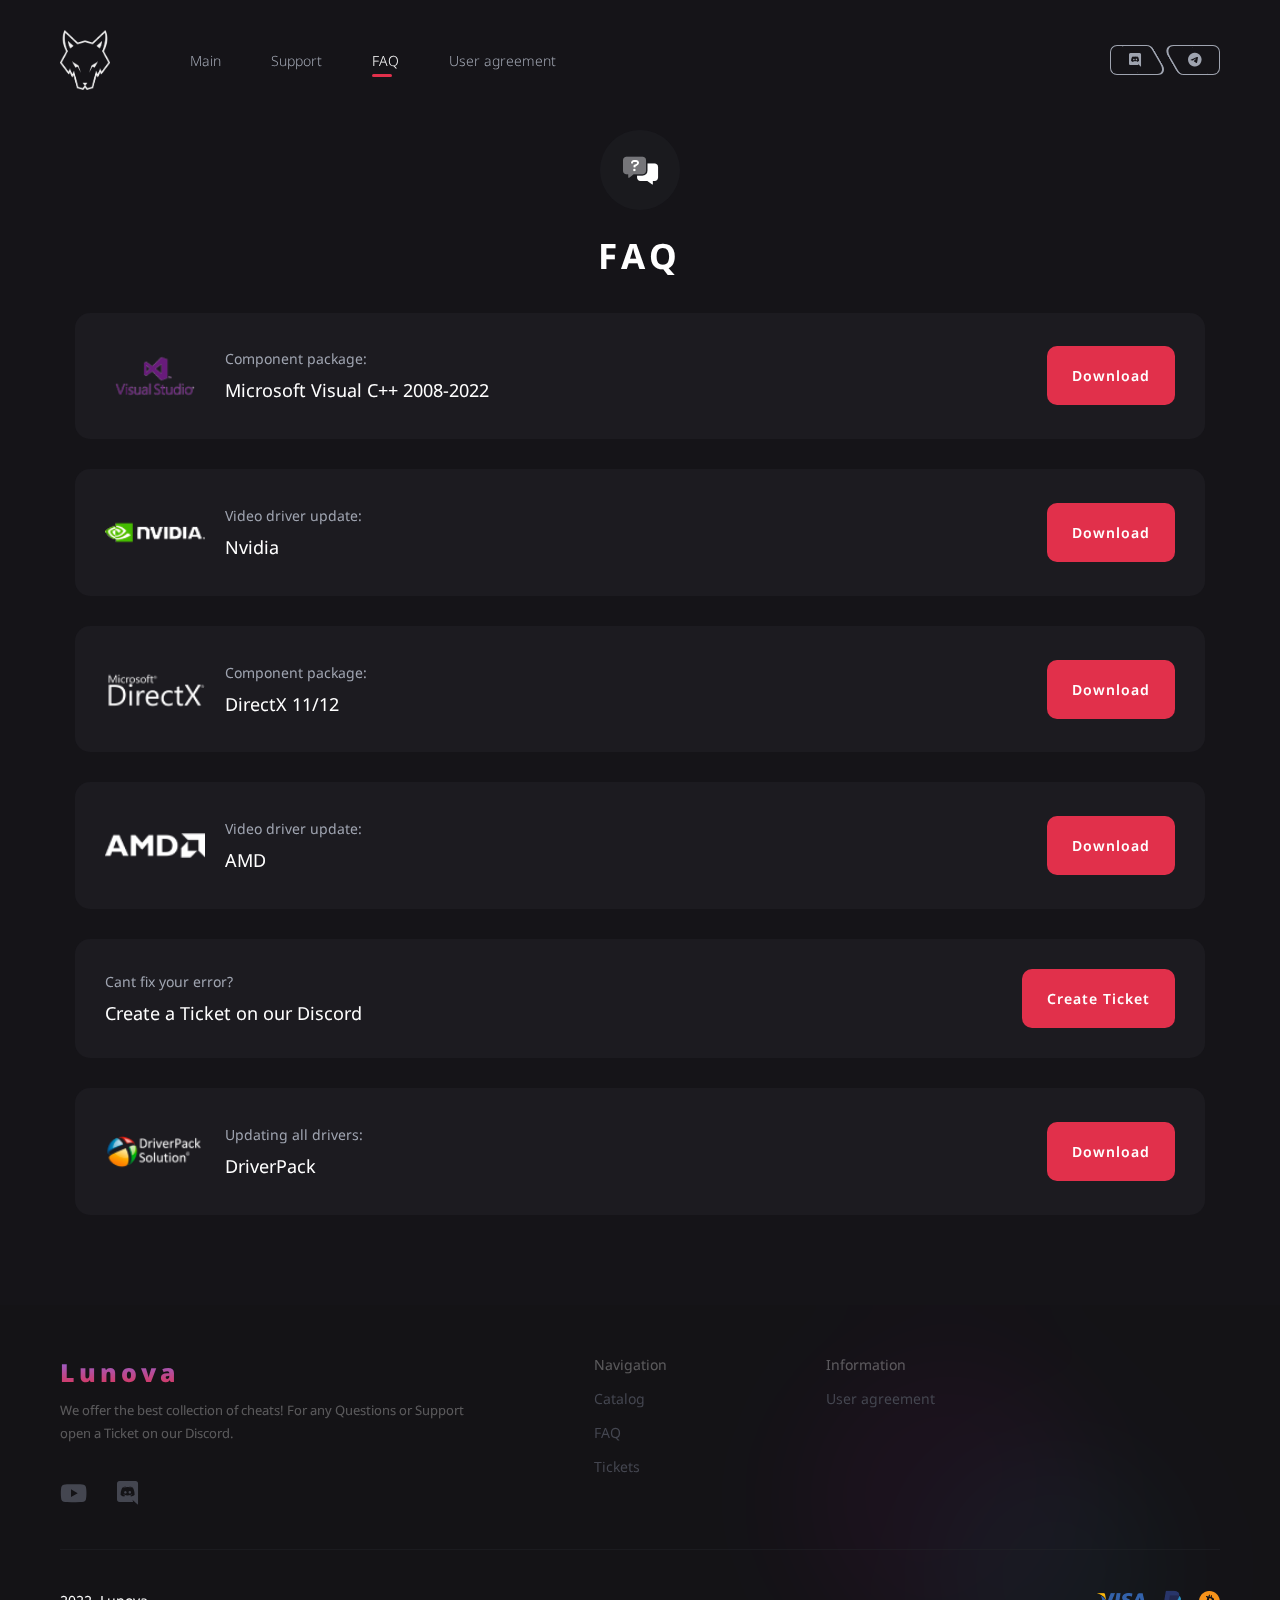
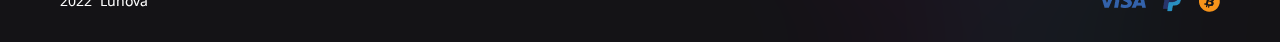
<file: faq.html>
<!DOCTYPE html>
<html lang="en">

<head>
    <meta charset="UTF-8">
    <meta name="viewport" content="width=device-width, height=device-height, initial-scale=1">
    <meta name="description" content="Al the SoftWare you love on the single website. You won't regret getting it!">
    <meta name="keywords" content="&#1082;&#1091;&#1087;&#1080;&#1090;&#1100; &#1095;&#1080;&#1090;&#1099;, &#1087;&#1088;&#1080;&#1074;&#1072;&#1090;&#1085;&#1099;&#1077; &#1095;&#1080;&#1090;&#1099;, &#1084;&#1072;&#1075;&#1072;&#1079;&#1080;&#1085; &#1095;&#1080;&#1090;&#1086;&#1074;, &#1084;&#1080;&#1088; &#1095;&#1080;&#1090;&#1086;&#1074;, &#1095;&#1080;&#1090;&#1099; &#1085;&#1072; &#1087;&#1082;, &#1087;&#1088;&#1080;&#1074;&#1072;&#1090;&#1085;&#1099;&#1081; &#1095;&#1080;&#1090;, &#1101;&#1083;&#1080;&#1090;&#1085;&#1099;&#1077; &#1095;&#1080;&#1090;&#1099;">
    <title>Lunova | FAQ</title>
    <link rel="preconnect" href="https://fonts.googleapis.com">
    <link rel="preconnect" href="https://fonts.gstatic.com" crossorigin>

    <meta property="og:title" content="Lunova.tk">
    <meta property="og:description" content="Al the SoftWare you love on the single website. You won't regret getting it!">
    <meta property="og:image" content="https://i.imgur.com/LQ6BNVA.jpg">
    <meta name="twitter:card" content="summary_large_image">

    <link href="https://fonts.googleapis.com/css2?family=Noto+Sans:wght@100;200;300;400;500;600;700;800;900&amp;display=swap" rel="stylesheet">
    <link rel="icon" type="image/png" href="images/logolo.png">
    <link rel="stylesheet" href="css/css-main.css">
    <link rel="stylesheet" href="css/webfonts-all.min.css">
</head>

<body>
    <div class="mobile-navbar">
        <a href="index.html">Main</a>
        <a href="https://discord.gg/TxYcZmUxpJ">Support</a>
        <a href="faq.html" class="active">FAQ</a>
        <a href="politic.html" class="mb-change">User agreement</a>
    </div>
    <header>
        <div class="container">
            <div class="navbar-nav fl ai-c">
                <a href="index.html" class="fl ai-c logo">
                    <img src="images/logolo.png" alt="">
                </a>
                <div class="menu fl ai-c">
                    <a href="index.html">&#1043;&#1083;&#1072;&#1074;&#1085;&#1072;&#1103;</a>
                    <a href="https://discord.gg/TxYcZmUxpJ">&#1055;&#1086;&#1076;&#1076;&#1077;&#1088;&#1078;&#1082;&#1072;</a>
                    <a href="faq.html" class="active">FAQ</a>
                    <a href="politic.html" class="mb-change">&#1055;&#1086;&#1083;&#1100;&#1079;&#1086;&#1074;&#1072;&#1090;&#1077;&#1083;&#1100;&#1089;&#1082;&#1086;&#1077; &#1089;&#1086;&#1075;&#1083;&#1072;&#1096;&#1077;&#1085;&#1080;&#1077;</a>
                </div>
                <div class="contacts fl ai-c">
                    <a href="https://discord.gg/TxYcZmUxpJ" class="btn-new-style small outline">
                        <i class="fa-brands fa-discord"></i>
                    </a>
                    <a href="index.html" class="btn-new-style small alt outline">
                        <i class="fa-brands fa-telegram"></i>
                    </a>
                </div>
                <label for="check" class="mobile-menu">
                    <input type="checkbox" id="check">
                    <span></span>
                    <span></span>
                    <span></span>
                </label>
            </div>
        </div>
    </header>
    <section id="product-wrapper" class="tickets terms faq">
        <div class="container">
            <div class="content fl fd-c ai-c jc-c">
                <div class="game-logo fl ai-c jc-c">
                    <i class="fa-duotone fa-messages-question"></i>
                </div>
                <p class="description">FAQ</p>
                <div class="faq-blocks">
                    <div class="faq-wrapper">
                        <div class="faq">
                            <img src="images/ico-visual_studio.png" alt="">
                            <div class="fl fd-c">
                                <p class="prename">&#1055;&#1072;&#1082;&#1077;&#1090; &#1089; &#1082;&#1086;&#1084;&#1087;&#1086;&#1085;&#1077;&#1085;&#1090;&#1072;&#1084;&#1080;:</p>
                                <p class="name">Microsoft Visual C++ 2008-2022</p>
                            </div>
                            <a href="https://www.techpowerup.com/download/visual-c-redistributable-runtime-package-all-in-one/" target="_blank" class="btn purple">&#1057;&#1082;&#1072;&#1095;&#1072;&#1090;&#1100;</a>
                        </div>
                    </div>
                    <div class="faq-wrapper">
                        <div class="faq">
                            <img src="images/ico-nvidia.png" alt="">
                            <div class="fl fd-c">
                                <p class="prename">&#1054;&#1073;&#1085;&#1086;&#1074;&#1083;&#1077;&#1085;&#1080;&#1077; &#1074;&#1080;&#1076;&#1077;&#1086;&#1076;&#1088;&#1072;&#1081;&#1074;&#1077;&#1088;&#1072;:</p>
                                <p class="name">Nvidia</p>
                            </div>
                            <a href="https://www.nvidia.ru/Download/index.aspx?lang=ru" target="_blank" class="btn purple">&#1057;&#1082;&#1072;&#1095;&#1072;&#1090;&#1100;</a>
                        </div>
                    </div>
                    <div class="faq-wrapper">
                        <div class="faq">
                            <img src="images/ico-directx.png" alt="">
                            <div class="fl fd-c">
                                <p class="prename">&#1055;&#1072;&#1082;&#1077;&#1090; &#1089; &#1082;&#1086;&#1084;&#1087;&#1086;&#1085;&#1077;&#1085;&#1090;&#1072;&#1084;&#1080;:</p>
                                <p class="name">DirectX 11/12</p>
                            </div>
                            <a href="https://download.microsoft.com/download/1/7/1/1718CCC4-6315-4D8E-9543-8E28A4E18C4C/dxwebsetup.exe" target="_blank" class="btn purple">&#1057;&#1082;&#1072;&#1095;&#1072;&#1090;&#1100;</a>
                        </div>
                    </div>
                    <div class="faq-wrapper">
                        <div class="faq">
                            <img src="images/ico-amd.png" alt="">
                            <div class="fl fd-c">
                                <p class="prename">&#1054;&#1073;&#1085;&#1086;&#1074;&#1083;&#1077;&#1085;&#1080;&#1077; &#1074;&#1080;&#1076;&#1077;&#1086;&#1076;&#1088;&#1072;&#1081;&#1074;&#1077;&#1088;&#1072;:</p>
                                <p class="name">AMD</p>
                            </div>
                            <a href="https://www.amd.com/ru/support" target="_blank" class="btn purple">&#1057;&#1082;&#1072;&#1095;&#1072;&#1090;&#1100;</a>
                        </div>
                    </div>
                    <div class="faq-wrapper">
                        <div class="faq">
                            
                            <div class="fl fd-c">
                                <p class="prename">Cant fix your error?</p>
                                <p class="name">Create a Ticket on our Discord</p>
                            </div>
                            <a href="https://discord.gg/TxYcZmUxpJ" target="_blank" class="btn purple">Create Ticket</a>
                        </div>
                    </div>
                    <div class="faq-wrapper">
                        <div class="faq">
                            <img src="images/ico-driver_pack.png" alt="">
                            <div class="fl fd-c">
                                <p class="prename">&#1054;&#1073;&#1085;&#1086;&#1074;&#1083;&#1077;&#1085;&#1080;&#1077; &#1074;&#1089;&#1077;&#1093; &#1076;&#1088;&#1072;&#1081;&#1074;&#1077;&#1088;&#1086;&#1074;:</p>
                                <p class="name">DriverPack</p>
                            </div>
                            <a href="index.html" class="btn purple">&#1057;&#1082;&#1072;&#1095;&#1072;&#1090;&#1100;</a>
                        </div>
                    </div>
                </div>
            </div>
        </div>
    </section>
    <footer>
        <div class="container">
            <div class="content fl ">
                <div class="col">
                    <a href="index.html" class="logo fl ai-s">
                        
                        <span>Lunova</span>
                    </a>
                    <span class="desc">
                        We offer the best collection of cheats! For any Questions or Support open a Ticket on our Discord.
                    </span>
                    <div class="contacts fl ai-c">
                        <a href="https://www.youtube.com/@lunova.script" target="_blank"><i class="fa-brands fa-youtube"></i></a>

                        <a href="https://discord.gg/TxYcZmUxpJ" target="_blank"><i class="fa-brands fa-discord"></i></a>
                    </div>
                </div>
                <div class="col">
                    <p class="title">Navigation</p>

                    <a href="rusт.html">Catalog</a>

                    <a href="faq.html">FAQ</a>

                    <a href="https://discord.gg/TxYcZmUxpJ">Tickets</a>

                </div>
                <div class="col">
                    <p class="title">Information</p>

                    <a href="politic.html">User agreement</a>
                </div>
            </div>
            <div class="after-footer fl ai-c jc-sb">

                <div>

                    2022 Lunova 

                    

                </div>

                <div class="fl ai-c">

                   

                    <img src="images/ico-visa.png" alt="">

                    <img src="images/ico-paypal.png" alt="">

                    <img src="images/ico-bitcoin.png" alt="">

                </div>

            </div>
        </div>
        <div class="glow-block"></div>
    </footer>
    <script src="js/js-jquery.min.js"></script>
    <script src="js/js-jquery.cookie.js"></script>
    <script src="js/js-translate.js"></script>
    <script src="js/js-main.js"></script>
</body>

</html>
</file>
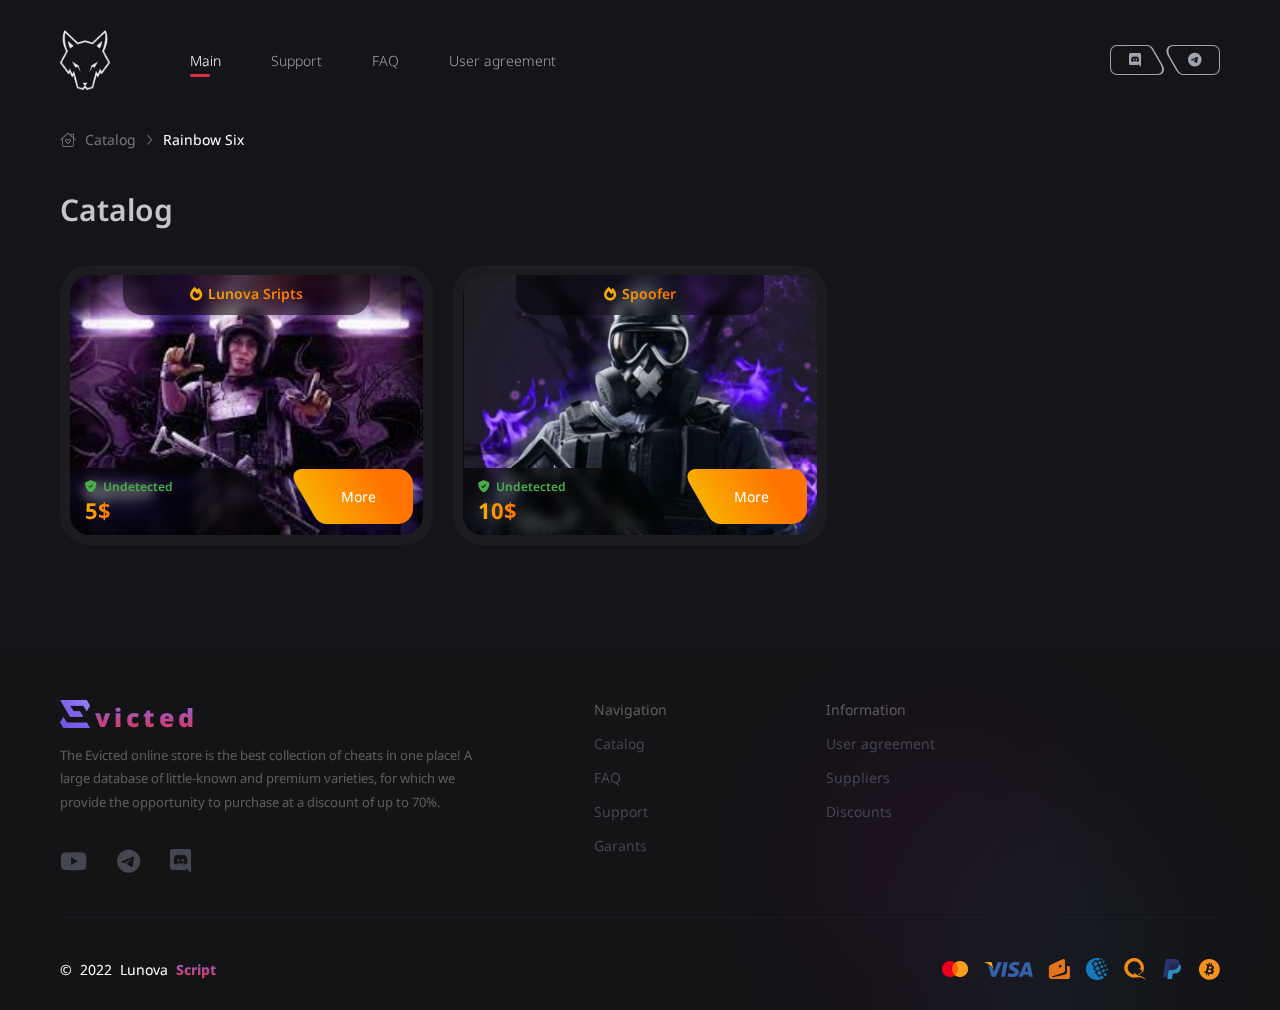
<file: rusт.html>
<!DOCTYPE html>
<html lang="en">

<head>
    <meta charset="UTF-8">
    <meta name="viewport" content="width=device-width, height=device-height, initial-scale=1">
    <meta name="description" content="&#1053;&#1072; &#1101;&#1090;&#1086;&#1081; &#1089;&#1090;&#1088;&#1072;&#1085;&#1080;&#1094;&#1077; &#1087;&#1088;&#1077;&#1076;&#1089;&#1090;&#1072;&#1074;&#1083;&#1077;&#1085; &#1089;&#1087;&#1080;&#1089;&#1086;&#1082; &#1089;&#1072;&#1084;&#1099;&#1093; &#1083;&#1091;&#1095;&#1096;&#1080;&#1093; &#1087;&#1088;&#1080;&#1074;&#1072;&#1090;&#1085;&#1099;&#1093; &#1095;&#1080;&#1090;&#1086;&#1074; &#1076;&#1083;&#1103; &#1080;&#1075;&#1088;&#1099; - Rus&#1090;. &#1042;&#1089;&#1077; &#1095;&#1080;&#1090;&#1099; &#1077;&#1078;&#1077;&#1076;&#1085;&#1077;&#1074;&#1085;&#1086; &#1086;&#1073;&#1085;&#1086;&#1074;&#1083;&#1103;&#1102;&#1090;&#1089;&#1103; &#1080; &#1076;&#1086;&#1073;&#1072;&#1074;&#1083;&#1103;&#1102;&#1090;&#1089;&#1103; &#1085;&#1086;&#1074;&#1099;&#1077; &#1092;&#1091;&#1085;&#1082;&#1094;&#1080;&#1080;.">
    <meta name="keywords" content="&#1050;&#1091;&#1087;&#1080;&#1090;&#1100; &#1095;&#1080;&#1090;&#1099; &#1085;&#1072; Rus&#1090;, Rus&#1090; &#1095;&#1080;&#1090;&#1099;, &#1095;&#1080;&#1090;&#1099; &#1082;&#1091;&#1087;&#1080;&#1090;&#1100; Rus&#1090;, &#1095;&#1080;&#1090;&#1099; &#1085;&#1072; Rus&#1090;, &#1095;&#1080;&#1090;&#1099; Rus&#1090;, &#1082;&#1091;&#1087;&#1080;&#1090;&#1100; &#1095;&#1080;&#1090;&#1099; Rus&#1090;">
    <title>Lunova Store | Rainbow Six</title>

    <meta property="og:title" content="Lunova">
    <meta property="og:description" content="Al the SoftWare you love on the single website. You won't regret getting it!">
    <meta property="og:image" content="https://i.imgur.com/LQ6BNVA.jpg">
    <meta name="twitter:card" content="summary_large_image">

    <link rel="preconnect" href="https://fonts.googleapis.com">
    <link rel="preconnect" href="https://fonts.gstatic.com" crossorigin>
    <link href="https://fonts.googleapis.com/css2?family=Noto+Sans:wght@100;200;300;400;500;600;700;800;900&amp;display=swap" rel="stylesheet">
    <link rel="icon" type="image/png" href="images/logolo.png">
    <link rel="stylesheet" href="css/css-main.css">
    <link rel="stylesheet" href="css/webfonts-all.min.css">
</head>

<body>
    <div class="mobile-navbar">
        <a href="index.html" class="active">&#1043;&#1083;&#1072;&#1074;&#1085;&#1072;&#1103;</a>

        <a href="https://discord.gg/TxYcZmUxpJ">&#1055;&#1086;&#1076;&#1076;&#1077;&#1088;&#1078;&#1082;&#1072;</a>

        <a href="faq.html">FAQ</a>

        <a class="mb-change" href="politic.html">&#1055;&#1086;&#1083;&#1100;&#1079;&#1086;&#1074;&#1072;&#1090;&#1077;&#1083;&#1100;&#1089;&#1082;&#1086;&#1077; &#1089;&#1086;&#1075;&#1083;&#1072;&#1096;&#1077;&#1085;&#1080;&#1077;</a>
    </div>
     
    <header>
        <div class="container">
            <div class="navbar-nav fl ai-c">
                <a href="index.html" class="fl ai-c logo">
                    <img src="images/logolo.png" alt="">
                </a>
                <div class="menu fl ai-c">
                    <a href="index.html" class="active">&#1043;&#1083;&#1072;&#1074;&#1085;&#1072;&#1103;</a>

                    <a href="https://discord.gg/TxYcZmUxpJ">&#1055;&#1086;&#1076;&#1076;&#1077;&#1088;&#1078;&#1082;&#1072;</a>

                    <a href="faq.html">FAQ</a>

                    <a class="mb-change" href="politic.html">&#1055;&#1086;&#1083;&#1100;&#1079;&#1086;&#1074;&#1072;&#1090;&#1077;&#1083;&#1100;&#1089;&#1082;&#1086;&#1077; &#1089;&#1086;&#1075;&#1083;&#1072;&#1096;&#1077;&#1085;&#1080;&#1077;</a>
                </div>
                <div class="contacts fl ai-c">
                    <a href="https://discord.gg/TxYcZmUxpJ" class="btn-new-style small outline">
                        <i class="fa-brands fa-discord"></i>
                    </a>
                    <a href="index.html" class="btn-new-style small alt outline">
                        <i class="fa-brands fa-telegram"></i>
                    </a>
                </div>
                <label for="check" class="mobile-menu">
                    <input type="checkbox" id="check">
                    <span></span>
                    <span></span>
                    <span></span>
                </label>
            </div>
        </div>
    </header>
    <section id="products" class="cheats">
        <div class="container">
            <div class="-navigation-links fl ai-c">
                <a href="index.html">
                    <i class="fa-light fa-house-heart"></i>
                    &#1050;&#1072;&#1090;&#1072;&#1083;&#1086;&#1075;
                </a>
                <i class="fa-light fa-angle-right"></i>
                <a href="rus%D1%82.html" class="active">Rainbow Six</a>
            </div>
            <div class="pre-info fl ai-c jc-sb">
                <p class="title popular">
                    &#1050;&#1072;&#1090;&#1072;&#1083;&#1086;&#1075;
                </p>
            </div>
            <div class="products fl fw-w">
                                
                                <div class="product-wrapper" data-popular="popular">
                    <a href="evi%D1%81t%D0%B5ds%D1%81ripts.html" class="product">
                        <span class="name">
                            <span>
                                                                <i class="fa-solid fa-fire"></i>
                                                                
                                Lunova Sripts                            </span>
                        </span>
                        <img class="m-img" src="images/r61.jpg" alt="">
                        <span class="block fl jc-sb">
                            <span class="global fl fd-c ai-s">
                                <span class="info undetected">
                                    <span>
                                        <i class="fa-solid fa-shield-check"></i>                                        Undetected                                    </span>
                                </span>
                                <span class="price change-price-mb-dollar" data-price="220" data-price-dollar="5">
                                    <span>&#1086;&#1090;</span>5$
                                </span>
                            </span>
                            <span class="more-info fl ai-c">
                                <span class="btn-new-style alt">
                                    &#1055;&#1077;&#1088;&#1077;&#1081;&#1090;&#1080;
                                    <span></span>
                                </span>
                            </span>
                        </span>
                    </a>
                </div>
                                <div class="product-wrapper" data-popular="popular">
                    <a href="spoofer.html" class="product">
                        <span class="name">
                            <span>
                                                                <i class="fa-solid fa-fire"></i>
                                                                
                                Spoofer                            </span>
                        </span>
                        <img class="m-img" src="images/mute.png" alt="">
                        <span class="block fl jc-sb">
                            <span class="global fl fd-c ai-s">
                                <span class="info undetected">
                                    <span>
                                        <i class="fa-solid fa-shield-check"></i>                                        Undetected                                    </span>
                                </span>
                                <span class="price change-price-mb-dollar" data-price="2500" data-price-dollar="10">
                                    <span>&#1086;&#1090;</span>5$
                                </span>
                            </span>
                            <span class="more-info fl ai-c">
                                <span class="btn-new-style alt">
                                    &#1055;&#1077;&#1088;&#1077;&#1081;&#1090;&#1080;
                                    <span></span>
                                </span>
                            </span>
                        </span>
                    </a>
                </div>
                            </div>
        </div>
    </section>
    <footer>
        <div class="container">
            <div class="content fl ">
                <div class="col">
                    <a href="index.html" class="logo fl ai-s">
                        <img src="images/img-logo.png" alt="">
                        <span>victed</span>
                    </a>
                    <span class="desc">
                        &#1048;&#1085;&#1090;&#1077;&#1088;&#1085;&#1077;&#1090;-&#1084;&#1072;&#1075;&#1072;&#1079;&#1080;&#1085; Evicted &mdash; &#1083;&#1091;&#1095;&#1096;&#1080;&#1081; &#1089;&#1073;&#1086;&#1088;&#1085;&#1080;&#1082; &#1095;&#1080;&#1090;&#1086;&#1074; &#1074; &#1086;&#1076;&#1085;&#1086;&#1084; &#1084;&#1077;&#1089;&#1090;&#1077;! &#1041;&#1086;&#1083;&#1100;&#1096;&#1072;&#1103; &#1073;&#1072;&#1079;&#1072; &#1084;&#1072;&#1083;&#1086; &#1080;&#1079;&#1074;&#1077;&#1089;&#1090;&#1085;&#1099;&#1093; &#1080; &#1087;&#1088;&#1077;&#1084;&#1080;&#1072;&#1083;&#1100;&#1085;&#1099;&#1093; &#1089;&#1086;&#1092;&#1090;&#1086;&#1074;, &#1085;&#1072; &#1082;&#1086;&#1090;&#1086;&#1088;&#1099;&#1077; &#1084;&#1099; &#1087;&#1088;&#1077;&#1076;&#1086;&#1089;&#1090;&#1072;&#1074;&#1083;&#1103;&#1077;&#1084; &#1074;&#1086;&#1079;&#1084;&#1086;&#1078;&#1085;&#1086;&#1089;&#1090;&#1100; &#1087;&#1088;&#1080;&#1086;&#1073;&#1088;&#1077;&#1090;&#1077;&#1085;&#1080;&#1103; &#1089;&#1086; &#1089;&#1082;&#1080;&#1076;&#1082;&#1086;&#1081; &#1076;&#1086; 70%.
                    </span>
                    <div class="contacts fl ai-c">
                        <a href="https://www.youtube.com/@evictedsoftware" target="_blank"><i class="fa-brands fa-youtube"></i></a>
                        <a href="http://t.me/lowlife999" target="_blank"><i class="fa-brands fa-telegram"></i></a>
                        <a href="https://discord.gg/Nr7D7C4se9" target="_blank"><i class="fa-brands fa-discord"></i></a>
                    </div>
                </div>
                <div class="col">
                    <p class="title">&#1053;&#1072;&#1074;&#1080;&#1075;&#1072;&#1094;&#1080;&#1103;</p>
                    <a href="index.html">&#1050;&#1072;&#1090;&#1072;&#1083;&#1086;&#1075;</a>
                    <a href="faq.html">FAQ</a>
                    <a href="tickets.html">&#1055;&#1086;&#1076;&#1076;&#1077;&#1088;&#1078;&#1082;&#1072;</a>
                    <a href="garant.html">&#1043;&#1072;&#1088;&#1072;&#1085;&#1090;&#1080;&#1080;</a>
                </div>
                <div class="col">
                    <p class="title">&#1048;&#1085;&#1092;&#1086;&#1088;&#1084;&#1072;&#1094;&#1080;&#1103;</p>
                    <a href="politic.html">&#1055;&#1086;&#1083;&#1100;&#1079;&#1086;&#1074;&#1072;&#1090;&#1077;&#1083;&#1100;&#1089;&#1082;&#1086;&#1077; &#1089;&#1086;&#1075;&#1083;&#1072;&#1096;&#1077;&#1085;&#1080;&#1077;</a>
                    <a href="buyers.html">&#1055;&#1086;&#1089;&#1090;&#1072;&#1074;&#1097;&#1080;&#1082;&#1080;</a>
                    <a href="sale.html">&#1057;&#1082;&#1080;&#1076;&#1082;&#1080; &#1080; &#1072;&#1082;&#1094;&#1080;&#1080;</a>
                </div>
            </div>
            <div class="after-footer fl ai-c jc-sb">
                <div>
                    &copy; 2022 Lunova
                    <a href="https://www.elitepvpers.com/forum/rust-trading/5021870-evicted-wtf-private-rust-script-any-mous-panic-key-gfn.html#post39171636" target="_blank">Script</a>
                </div>
                <div class="fl ai-c">
                    <img src="images/ico-mastercard.png" alt="">
                    <img src="images/ico-visa.png" alt="">
                    <img src="images/ico-yandex.png" alt="">
                    <img src="images/ico-webmoney.png" alt="">
                    <img src="images/ico-qiwi.png" alt="">
                    <img src="images/ico-paypal.png" alt="">
                    <img src="images/ico-bitcoin.png" alt="">
                </div>
            </div>
        </div>
        <div class="glow-block"></div>
    </footer>
    <script src="js/js-jquery.min.js"></script>
    <script src="js/js-jquery.cookie.js"></script>
    <script src="js/js-translate.js"></script>
    <script src="js/js-main.js"></script>
</body>

</html>
</file>
<file: css/css-main.css>
/*********************************************
 *    Developer: https://t.me/saninhyuga     *
 *    WebSite: Evicted SoftWare              *
 *    Version: v0.6                          *
 ********************************************/


/*==========================
          GLOBAL

          #6a4ddd
          # 866bed
==========================*/

*,
*::before,
*::after {
    margin: 0;
    padding: 0;
    box-sizing: border-box;
    outline: none;
}

::-webkit-scrollbar {
    width: 5px;
}

::-webkit-scrollbar-track {
    background: transparent;
}

::-webkit-scrollbar-thumb {
    border-radius: 5px;
    background: #e1304b;
}

body {
    font-family: 'Noto Sans', sans-serif;
    font-size: 14px;
    font-weight: 400;
    color: #fff;
    background: #151418;
}

body.no-scroll {
    overflow: hidden;
}

a {
    text-decoration: none;
    color: inherit;
    transition: .4s all;
}

a:hover {
    color: #fff !important;
}

.container {
    width: 1400px;
    padding: 0 60px;
    margin: auto;
}

.link,
.link i {
    cursor: pointer;
    transition: .4s all;
}

.link:hover,
.link:hover i {
    color: #fff !important;
}

.btn-new-style {
    height: 60px;
    width: 150px;
    position: relative;
    display: flex;
    align-items: center;
    justify-content: center;
    cursor: pointer;
}

.btn-new-style.small {
    height: 30px;
    width: 50px;
}

.btn-new-style::before,
.btn-new-style span {
    content: '';
    position: absolute;
    left: 20px;
    top: 0;
    right: 0;
    bottom: 0;
    border-radius: 10px 5px 11px 0px;
    transform: skewX(30deg);
    background: linear-gradient(to right, #e1304b, #866bed);
    z-index: -2;
    height: 100%;
    transition: .45s all;
}

.btn-new-style::after {
    content: '';
    position: absolute;
    width: 50%;
    left: 0;
    top: 0;
    right: 0;
    bottom: 0;
    border-radius: 10px;
    background: #e1304b;
    z-index: -3;
    height: 100%;
    transition: .45s all;
}

.btn-new-style.small::after {
    border-radius: 7px;
    width: 70%;
}

.btn-new-style span {
    opacity: 0;
    background: #e1304b;
    z-index: -1;
}

.btn-new-style:hover span {
    opacity: 1;
}

.btn-new-style.alt span,
.btn-new-style.alt::before {
    border-radius: 12px 0px 0px 7px;
    left: 0px;
    width: 80%;
}

.btn-new-style.alt::before {
    background: linear-gradient(to right, #866bed, #e1304b);
}

.btn-new-style.small.alt::before {
    width: 60%;
    border-radius: 12px 0px 0px 5px;
}

.btn-new-style.alt::after {
    border-radius: 10px 7px 0px 12px;
    left: auto;
    transform: rotate(180deg);
    background: #e1304b;
}

.btn-new-style.small.alt::after {
    border-radius: 7px 5px 0px 8px;
}

.btn-new-style.outline::before,
.btn-new-style.outline::after {
    background: 0;
    border: 1px solid #fff;
    transition: .2s all linear;
}

.btn-new-style.outline::before {
    border-left: 0;
    border-top-left-radius: 5px;
    border-right-width: 2px;
}

.btn-new-style.small.outline::before {
    border-top-left-radius: 2px;
}

.btn-new-style.outline::after {
    border-right: 0;
    border-radius: 10px 0px 0px 10px;
}

.btn-new-style.small.outline::after {
    border-radius: 7px 0px 0px 7px;
}

.btn-new-style.alt.outline::before {
    border-right: 0;
    border-top-left-radius: 12px;
    border-left: 2px solid #fff;
}

.btn {
    padding: 20px 25px;
    border-radius: 10px;
    background: orange;
    font-weight: 500;
    letter-spacing: 1px;
    cursor: pointer;
    transition: .4s all;
}

.btn.purple {
    background: #e1304b;
    font-weight: 600;
}

.btn.purple:hover {
    background: #866bed;
}

.btn.gray {
    background: #2c303c;
    color: #9fa4b0;
    cursor: pointer;
}

.btn.gray:hover {
    color: #fff;
    background: #323746;
}

.btn.red {
    color: rgba(255, 255, 255, .7);
    background: #af031d;
    border: 2px solid rgba(242, 0, 37, 0.4);
}

.btn.red:hover {
    background: #d90424;
    border: 2px solid rgba(217, 4, 36, 0.4);
    color: #fff;
}

.btn.green {
    background: #2dc312;
    cursor: pointer;
}

.btn.green:hover {
    background: #32d714;
}

input,
textarea {
    border: none;
    font-family: inherit;
    font-size: 14px;
    font-weight: 300;
    color: #fff;
    resize: none;
    background: 0;
}

input::placeholder,
textarea::placeholder {
    color: rgba(255, 255, 255, .2);
}

.input .disabled {
    background: #141518 !important;
    border-color: #141518 !important;
}

input:disabled {
    color: rgba(255, 255, 255, .5) !important;
    background: #141518 !important;
    border-color: #141518 !important;
}

.-navigation-links {
    margin-bottom: 40px;
    color: rgba(255, 255, 255, .4);
}

.-navigation-links .fa-light.fa-angle-right {
    margin: 0 10px;
}

.-navigation-links .fa-light.fa-house-heart {
    margin-right: 5px;
}

.-navigation-links a.active {
    color: #fff;
}

/*==========================
       MODAL WINDOW
==========================*/

.modal-wrapper {
    position: fixed;
    top: 0;
    left: 0;
    z-index: -1;
    height: 100vh;
    width: 100%;
    padding-top: 200px;
    -ms-backdrop-filter: blur(5px);
    -moz-backdrop-filter: blur(5px);
    -webkit-backdrop-filter: blur(5px);
    backdrop-filter: blur(5px);
    opacity: 0;
    transition: .5s all;
}

.modal-wrapper::before {
    content: '';
    position: fixed;
    top: 0;
    left: 0;
    height: 100%;
    width: 100%;
    background: rgba(0, 0, 0, .7);
}

.modal-wrapper .modal {
    width: 50%;
    background: rgb(29 33 40);
    border: 2px solid #242932;
    padding: 25px;
    padding-top: 100px;
    border-radius: 10px;
    overflow: hidden;
    position: relative;
    margin: auto;
    display: none;
    opacity: 0;
    z-index: -1;
}

.modal-wrapper.show,
.modal-wrapper .modal.show {
    opacity: 1;
    z-index: 55;
    display: block;
}

.modal-wrapper .modal .header {
    background: #242932;
    padding: 25px;
    position: absolute;
    top: 0;
    left: 0;
    font-size: 20px;
    display: flex;
    align-items: center;
    width: 100%;
}

.modal-wrapper .modal .header .close {
    margin-left: auto;
    cursor: pointer;
}

.modal-wrapper .modal .input {
    height: 70px;
    padding-left: 90px;
    padding-right: 20px;
    overflow: hidden;
    border-radius: 10px;
    width: 100%;
    display: flex;
    align-items: center;
    position: relative;
    margin-bottom: 15px;
    border: 2px solid #242932;
}

.modal-wrapper .modal .input i {
    position: absolute;
    left: 0;
    top: 0;
    height: 100%;
    width: 70px;
    font-size: 20px;
    display: flex;
    align-items: center;
    justify-content: center;
    background: #242932;
}

.modal-wrapper .modal .input input {
    width: 100%;
    height: 100%;
}

.modal-wrapper .modal input.custom {
    height: 60px;
    padding: 0 20px;
    width: 100%;
    border: 2px solid #242932;
    border-radius: 10px;
    margin-bottom: 15px;
}

.modal-wrapper .modal textarea {
    border: 2px solid #242932;
    padding: 20px;
    border-radius: 10px;
    width: 100%;
    height: 150px;
    margin-bottom: 15px;
}

.modal-wrapper .modal .go-send {
    display: flex;
    align-items: center;
}

.modal-wrapper .modal .go-send .rate {
    margin-right: auto;
}

.modal-wrapper .modal .go-send .rate p {
    padding: 10px;
    font-size: 20px;
    color: rgba(255, 255, 255, .4);
    cursor: pointer;
    transition: .5s all;
    float: right;
}

.modal-wrapper .modal .go-send .rate p:first-child {}

.modal-wrapper .modal .go-send .rate p:hover,
.modal-wrapper .modal .go-send .rate p:hover ~ p,
.modal-wrapper .modal .go-send .rate p.active {
    color: #ffba00;
}

.modal-wrapper .modal .select-img {
    color: #5a5f68;
    padding: 10px 15px;
    border: 2px solid #242932;
    background: rgb(32 36 44);
    cursor: pointer;
    border-radius: 10px;
    font-weight: 600;
    transition: .25s all;
}

.modal-wrapper .modal .select-img:hover {
    background: #242932;
    color: #666e7e;
}

.modal-wrapper .modal .select-img i {
    margin-right: 10px;
    font-size: 16px;
}

.modal-wrapper .modal .uploaded_img {
    color: #5a5f68;
    margin-right: auto;
    margin-left: 10px;
    width: 120px;
    overflow: hidden;
    text-overflow: ellipsis;
    white-space: nowrap;
}

.modal-wrapper .modal input[type="file"] {
    display: none;
}

.modal-wrapper .modal.tickets-views {
    width: 100%;
    margin-top: -50px;
}

.modal-wrapper .modal.tickets-views .ticket-view {
    display: none;
}

.modal-wrapper .modal.tickets-views .ticket-view.show {
    display: block;
}

.modal-wrapper .modal.tickets-views .ticket-view .info {
    background: #242932;
    padding: 20px 25px;
    border-top-left-radius: 8px;
    border-top-right-radius: 8px;
}

.modal-wrapper .modal.tickets-views .ticket-view .info .title {
    font-size: 20px;
}

.modal-wrapper .modal.tickets-views .ticket-view .info .status-ticket {
    padding: 5px 8px;
    border-radius: 5px;
    letter-spacing: 1.5px;
    text-transform: uppercase;
}

.modal-wrapper .modal.tickets-views .ticket-view .info .status-ticket.open,
.modal-wrapper .modal.tickets-views .ticket-view .info .status-ticket.solved {
    background: #0ddd25;
}

.modal-wrapper .modal.tickets-views .ticket-view .info .status-ticket.refused {
    background: #e01414;
}

.modal-wrapper .modal.tickets-views .ticket-view .chat {
    overflow-y: auto;
    height: 450px;
    padding: 25px;
    background: #191d24;
}

.modal-wrapper .modal.tickets-views .ticket-view .chat::-webkit-scrollbar {
    width: 5px;
}

::-webkit-scrollbar-track {
    background: transparent;
}

::-webkit-scrollbar-thumb {
    border-radius: 5px;
    background: #2a313c;
}

.modal-wrapper .modal.tickets-views .ticket-view .chat .msg {
    background: #242932;
    padding: 15px;
    border-radius: 10px;
    overflow: hidden;
    max-width: 40%;
    margin-left: auto;
    margin-bottom: 15px;
    display: table;
}

.modal-wrapper .modal.tickets-views .ticket-view .chat .msg.admin {
    margin-right: auto;
    margin-left: 0;
}

.modal-wrapper .modal.tickets-views .ticket-view .chat .msg.full {
    width: 40%;
    position: relative;
    padding-top: 260px;
}

.modal-wrapper .modal.tickets-views .ticket-view .chat .msg img {
    height: 250px;
    width: 100%;
    margin-bottom: 10px;
    position: absolute;
    top: 0;
    left: 0;
    object-fit: cover;
    background: #000;
}

.modal-wrapper .modal.tickets-views .ticket-view .chat .msg a {
    color: orange;
    text-decoration: underline;
}

.modal-wrapper .modal.tickets-views .ticket-view .chat .msg .date {
    font-size: 13px;
    color: #677081;
    margin-top: 5px;
    text-align: right;
}

.modal-wrapper .modal.tickets-views .ticket-view textarea {
    height: 80px;
    background: #242932;
    border: none;
    border-radius: 8px;
    border-top-left-radius: 0;
    border-top-right-radius: 0;
}

.modal-wrapper .modal.accept-email .description {
    margin-bottom: 20px;
    line-height: 1.5;
}

.modal-wrapper .modal.accept-email .description span {
    color: orange;
}

.modal-wrapper .modal.accept-email .inp {
    color: rgba(255, 255, 255, .4);
    margin-bottom: 10px;
}

.modal-wrapper .modal.accept-email .warning {
    color: orange;
    font-weight: 600;
    margin-top: 20px;
}

.modal-wrapper .modal.accept-email .warning i {
    margin-right: 10px;
    font-size: 18px;
}

.modal-wrapper .modal.select-buy {
    max-width: 30% !important;
}

.modal-wrapper .modal.select-buy .blocks .left-block,
.modal-wrapper .modal.select-buy .blocks .right-block {
    width: 50%;
    padding: 25px;
    border-radius: 15px;
    background: #242932;
    display: flex;
    flex-direction: column;
}

.modal-wrapper .modal.select-buy .blocks .title-s {
    text-align: center;
}

.modal-wrapper .modal.select-buy .blocks .btn {
    text-align: center;
    margin-top: auto;
}

.modal-wrapper .modal.select-buy .blocks .left-block {
    margin-right: 25px;
}

.modal-wrapper .modal.select-buy .blocks .img {
    width: 100%;
    height: 170px;
    display: flex;
    align-items: center;
    justify-content: center;
}

.modal-wrapper .modal.select-buy .blocks .img img {
    width: 130px;
    object-fit: contain;
}

.modal-wrapper .modal.select-buy .blocks .left-block img {
    border-radius: 10px;
    width: 150px;
}

.modal-wrapper .modal.select-buy .blocks .right-block .img img {
    height: 130px;
    width: 100%;
}

/*==========================
       NOTIFICATION
==========================*/

.notification-wrapper-note {
    position: fixed;
    top: 100px;
    right: 70px;
    height: 60px;
    display: flex;
    align-items: center;
    background: #242932;
    box-shadow: 0 0 20px rgba(0, 0, 0, .4);
    border-radius: 5px;
    overflow: hidden;
    padding-right: 20px;
    z-index: -1;
    opacity: 0;
    transition: .2s all;
}

.notification-wrapper-note i {
    height: 100%;
    width: 60px;
    margin-right: 20px;
    display: flex;
    align-items: center;
    justify-content: center;
    font-size: 20px;
    background: orange;
}

.notification-wrapper-note.show {
    opacity: 1;
    z-index: 1337;
}

/*==========================
       TABLE CONTENT
==========================*/

table {
    width: 100%;
    table-layout: fixed;
    font-family: 'Montserrat', sans-serif;
}

.tbl-header {
    background: rgba(35, 37, 42, .48);
    border-radius: 5px;
    margin-top: 20px;
}

.tbl-content {
    min-height: 400px;
    overflow-x: auto;
    margin-top: 0px;
}

th {
    padding: 20px 15px;
    text-align: left;
    font-weight: 500;
    font-size: 12px;
    text-transform: uppercase;
    text-align: center;
}

td {
    text-align: center;
    font-size: 12px;
    font-weight: 500;
    height: 80px;
    overflow-x: auto;
    width: 100%;
    display: flex;
    flex-direction: column;
    align-items: center;
    justify-content: center;
}

td a {
    font-weight: 600;
    text-decoration: underline;
}

td .btn {
    padding: 10px 15px;
    letter-spacing: normal;
    display: inline-flex;
    padding: 5px 8px;
    text-transform: none;
    text-decoration: none;
}

tbody tr {
    position: relative;
    display: flex;
    align-items: center;
    justify-content: space-between;
    transition: .25s all;
}

tbody tr::after {
    content: '';
    position: absolute;
    bottom: 0;
    left: 0;
    height: 1px;
    width: 100%;
    background: rgba(255, 255, 255, 0.05);
}

tbody tr.checked {
    background: rgba(35, 37, 42, .2);
}

/*==========================
          HEADER
==========================*/

header {
    position: absolute;
    width: 100%;
    z-index: 55;
    padding: 30px 0;
}

header .navbar-nav {
    width: 100%;
}

header .navbar-nav .logo {
    display: flex;
    align-items: center;
    font-weight: 900;
    color: #e1304b;
    font-size: 16px;
    margin-right: 70px;
}

header .navbar-nav .logo img {
    width: 50px;
    margin-right: 10px;

}

header .navbar-nav .menu a {
    margin-right: 50px;
    color: #9fa4b0;
    position: relative;
    font-weight: 300;
}

header .navbar-nav .menu a:last-child {
    margin-right: 0;
}

header .navbar-nav .menu a::before {
    content: '';
    position: absolute;
    bottom: -7px;
    left: 0;
    width: 0;
    height: 3px;
    background: #e1304b;
    border-radius: 2px;
    transition: .25s all;
}

header .navbar-nav .menu a.active {
    color: #fff;
}

header .navbar-nav .menu a:hover::before,
header .navbar-nav .menu a.active::before {
    width: 20px;
}

header .navbar-nav .contacts {
    margin-left: auto;
}

header .navbar-nav .contacts .btn-new-style {
    margin-right: 10px;
    color: #9fa4b0;
}

header .navbar-nav .contacts .btn-new-style:last-child {
    margin-right: 0;
}

header .navbar-nav .contacts .btn-new-style.outline::before,
header .navbar-nav .contacts .btn-new-style.outline::after {
    border-color: #9fa4b0;
}

header .navbar-nav .contacts .btn-new-style.alt.outline::before {
    border-left: 2px solid #9fa4b0;
}

header .navbar-nav .contacts .btn-new-style.outline:hover::before,
header .navbar-nav .contacts .btn-new-style.outline:hover::after {
    border-color: #fff;
}

header .navbar-nav .contacts .btn-new-style.alt.outline:hover::before {
    border-left: 2px solid #fff;
}

/*==========================
      HEADER-WRAPPER
==========================*/

#header-wrapper {
    position: relative;
    padding: 200px 0;
    background: url(../images/img-bg.png);
    background-repeat: no-repeat;
}

#header-wrapper::before {
    content: '';
    position: absolute;
    top: 0;
    left: 0;
    height: 100%;
    width: 100%;
    /*
    https://i.pinimg.com/originals/49/ab/dc/49abdc730ddfef745a5cccbb8d68be6b.jpg
    https://img1.goodfon.com/original/1920x1080/6/55/stalker-gorod-pripyat-noch.jpg
    https://phonoteka.org/uploads/posts/2021-07/1625314336_18-phonoteka-org-p-oboi-na-pk-postapokalipsis-oboi-krasivo-20.jpg
    */
    background: url(../images/img-bg_2.jpg);
    background-repeat: no-repeat;
    background-size: cover;
    background-position: bottom;
    opacity: .1;
}

#header-wrapper::before {
    content: '';
    position: absolute;
    top: 0;
    left: 0;
    height: 100%;
    width: 100%;
}

#header-wrapper .container {
    position: relative;
}

#header-wrapper .rain-wrapper {
    position: absolute;
    top: 0px;
    left: 0;
    width: 100%;
    height: 100%;
    overflow: hidden;
}

#header-wrapper .rain-wrapper .rain {
    position: absolute;
    left: 0;
    width: 100%;
    height: 100%;
    z-index: 2;
}

#header-wrapper .rain-wrapper .rain.back-row {
    display: block;
    z-index: 1;
    bottom: 60px;
    opacity: 0.5;
}

#header-wrapper .rain-wrapper .drop {
    position: absolute;
    bottom: 100%;
    width: 15px;
    height: 120px;
    pointer-events: none;
    animation: drop 0.5s linear infinite;
}

@keyframes drop {
    0% {
        transform: translateY(0vh);
    }

    75% {
        transform: translateY(800px);
    }

    100% {
        transform: translateY(800px);
    }
}

#header-wrapper .rain-wrapper .stem {
    width: 1px;
    height: 60%;
    margin-left: 7px;
    background: linear-gradient(to bottom, rgba(255, 255, 255, 0), rgba(255, 255, 255, 0.25));
    animation: stem 0.5s linear infinite;
}

@keyframes stem {
    0% {
        opacity: 1;
    }

    65% {
        opacity: 1;
    }

    75% {
        opacity: 0;
    }

    100% {
        opacity: 0;
    }
}

#header-wrapper .rain-wrapper .splat {
    width: 15px;
    height: 10px;
    border-top: 2px dotted rgba(255, 255, 255, 0.5);
    border-radius: 50%;
    opacity: 1;
    transform: scale(0);
    animation: splat 0.5s linear infinite;
    display: block;
}

@keyframes splat {
    0% {
        opacity: 1;
        transform: scale(0);
    }

    80% {
        opacity: 1;
        transform: scale(0);
    }

    90% {
        opacity: 0.5;
        transform: scale(1);
    }

    100% {
        opacity: 0;
        transform: scale(1.5);
    }
}

#header-wrapper .content {
    position: relative;
    display: flex;
    flex-direction: column;
    justify-content: center;
    width: 50%;
    z-index: 6;
}


#header-wrapper .content .title {
    margin-bottom: 20px;
    font-size: 35px;
    line-height: 1.5;
    display: flex;
    flex-direction: column;
    font-weight: 700;
}

#header-wrapper .content .title span {
    /*    color: #e1304b;*/
    display: flex;
    align-items: flex-start;
    margin-right: 10px;
    font-weight: 900;
    background: -webkit-linear-gradient(bottom, #e1304b, #866bed);
    background: -o-linear-gradient(bottom, #e1304b, #866bed);
    background: linear-gradient(to top, #e1304b, #866bed);
    color: transparent;
    -webkit-background-clip: text;
    background-clip: text;
}

#header-wrapper .content .title p {
    display: flex;
    align-items: center;
}

#header-wrapper .content .title span img {
    width: 40px;
    margin-right: 5px;
    margin-top: 2px;
}

#header-wrapper .content h2 span {
    color: #4db9b1;
}

#header-wrapper .content h3 {
    margin-bottom: 25px;
    font-weight: 300;
    color: #9fa4b0;
    line-height: 1.7;
}

#header-wrapper .content .btns a {
    margin-right: 20px;
}

#header-wrapper .content .btns a:last-child {
    margin-right: 0;
}

@-webkit-keyframes ca3_fade_move_down {
    0% {
        -webkit-transform: translate(0, -20px);
        opacity: 0;
    }

    50% {
        opacity: 1;
    }

    100% {
        -webkit-transform: translate(0, 20px);
        opacity: 0;
    }
}

@-moz-keyframes ca3_fade_move_down {
    0% {
        -moz-transform: translate(0, -20px);
        opacity: 0;
    }

    50% {
        opacity: 1;
    }

    100% {
        -moz-transform: translate(0, 20px);
        opacity: 0;
    }
}

@keyframes ca3_fade_move_down {
    0% {
        transform: translate(0, -20px);
        opacity: 0;
    }

    50% {
        opacity: 1;
    }

    100% {
        transform: translate(0, 20px);
        opacity: 0;
    }
}

#header-wrapper .bg-person {
    height: 600px;
    width: 600px;
    position: absolute;
    right: 0;
    top: -50%;
    background: url(../images/img-person.png);
    background-repeat: no-repeat;
    z-index: 3;
}

/*==========================
         PRODUCTS
==========================*/

#products {
    padding-top: 35px;
    padding-bottom: 80px;
}

#products .sort-games {
    margin-bottom: 25px;
}

#products .sort-games .pretitle {
    font-size: 13px;
    margin-bottom: 10px;
    font-weight: 300;
    color: #9fa4b0;
}

#products .sort-games .vl {
    height: 25px;
    width: 1px;
    background: #25242a;
    margin: 0 15px;
}

#products .sort-games .list-cheats {
    max-width: 80%;
    overflow: hidden;
}

#products .sort-games .sort {
    height: 40px;
    padding: 0 12px;
    border-radius: 25px;
    margin-right: 10px;
    background: #1c1b20;
    cursor: pointer;
    display: flex;
    justify-content: center;
    align-items: center;
    color: #9fa4b0;
    transition: .45s all;
    overflow: hidden;
    position: relative;
}

#products .sort-games .sort[data-filter="*"] {
    margin-right: 0;
}

#products .sort-games .sort::before {
    content: '';
    position: absolute;
    top: 0;
    left: 0;
    height: 100%;
    width: 100%;
    background: -webkit-linear-gradient(left, #e1304b, #866bed);
    background: -o-linear-gradient(left, #e1304b, #866bed);
    background: linear-gradient(to right, #e1304b, #866bed);
    opacity: 0;
    transition: .45s all;
}

#products .sort-games .sort.active,
#products .sort-games .sort:hover {
    background: #25242a;
    color: #fff;
}

#products .sort-games .sort.active::before {
    opacity: 1;
}

#products .sort-games .sort .info {
    position: relative;
    display: flex;
    align-items: center;
}

#products .sort-games .sort img {
    width: 20px;
    border-radius: 50%;
    margin-right: 10px;
}

#products .sort-games .sort-by-cheats .sort:last-child,
#products .sort-games .sort-by-games-filters .sort:last-child {
    margin-right: 0;
}

#products .sort-by-games-filters {
    margin-left: auto;
    width: 20%;
}

#products .sort-by-games-filters .sort i {
    margin-right: 5px;
}

#products .sort-by-games-filters .sort[data-sort="popular"]::before {
    background: rgb(249, 175, 0);
    background: -webkit-linear-gradient(43deg, rgba(255, 115, 0, 1) 0%, rgba(249, 175, 0, 1) 100%);
    background: -o-linear-gradient(43deg, rgba(255, 115, 0, 1) 0%, rgba(249, 175, 0, 1) 100%);
    background: linear-gradient(133deg, rgba(255, 115, 0, 1) 0%, rgba(249, 175, 0, 1) 100%);
}

#products .sort-by-games-filters .sort[data-sort="new"]::before {
    background: rgb(0, 185, 249);
    background: -webkit-linear-gradient(43deg, rgba(0, 65, 255, 1) 0%, rgba(0, 185, 249, 1) 100%);
    background: -o-linear-gradient(43deg, rgba(0, 65, 255, 1) 0%, rgba(0, 185, 249, 1) 100%);
    background: linear-gradient(133deg, rgba(0, 65, 255, 1) 0%, rgba(0, 185, 249, 1) 100%);
}

#products .sort-by-games-filters .pretitle {
    margin-left: 15px;
    text-align: right;
}

#products.cheats {
    padding-top: 130px;
}

#products .pre-info {
    margin-bottom: 35px;
}

#products .title {
    font-size: 30px;
    font-weight: 600;
    display: flex;
    align-items: center;
    color: #c5c6c7;
}

#products .title i {
    margin-right: 12px;
}

#products .title.popular i {
    color: #66fcf1;
}

#products .search-block {
    width: 25%;
    padding-left: 15px;
}

#products .search-block .search {
    background: #1c1b20;
    padding: 20px 15px;
    border-radius: 14px;
    padding-left: 50px;
    position: relative;
    width: 100%;
}

#products .search-block .search i {
    font-size: 17px;
    color: rgba(255, 255, 255, .2);
    position: absolute;
    left: 20px;
}

#products .search-block .search input {
    width: 100%;
}

#products .products {
    margin-right: -20px;
}

#products .products .product-wrapper {
    width: 25%;
    padding: 20px;
    padding-left: 0;
    padding-top: 0;
    max-height: 300px;
    min-height: 300px;
    overflow: hidden;
    margin-bottom: 5px;
}

#products .products .product-wrapper .product {
    position: relative;
    display: flex;
    flex-direction: column;
    height: 100%;
    border-radius: 30px;
    border: 10px solid #1c1b20;
    overflow: hidden;
    align-items: center;
}

#products .products .product-wrapper .product::before {
    content: '';
    width: 50%;
    height: 2px;
    left: 0;
    bottom: 0;
    background: -webkit-gradient(linear, left top, left bottom, from(rgba(33, 36, 41, 0)), color-stop(90%, #191a1e));
    background: linear-gradient(180deg, rgba(33, 36, 41, 0) 0%, #000 100%);
    opacity: 1;
    position: absolute;
    z-index: 1;
}

#products .products .product-wrapper .product.hide-time {
    opacity: .3;
    transform: scale(.95);
}

#products.cheats .products .product-wrapper .product .icon {
    top: 37%;
}

#products .products .product-wrapper .popular {
    color: #1d1e23;
    padding: 10px 15px;
    border-radius: 12px;
    font-size: 12px;
    position: absolute;
    top: 20px;
    left: 20px;
    z-index: 4;
    font-weight: 500;
    background: -webkit-gradient(linear, left top, left bottom, from(rgba(33, 36, 41, 0)), color-stop(90%, #191a1e));
    background: linear-gradient(270deg, rgba(33, 36, 41, 0) 0%, rgb(102 252 241 / 70%) 70%);
    font-weight: 700;
    transition: .45s all;
}

#products .products .product-wrapper .popular i {
    margin-right: 5px;
    color: #1d1e23;
}

#products .products .product-wrapper .product .product-img-f {
    position: relative;
}

#products .products .product-wrapper .product .price {
    font-weight: 600;
}

#products .products .product-wrapper .product .btn-new-style {
    margin-right: 10px;
    margin-bottom: 10px;
    width: 130px;
    height: 55px;
}

#products.cheats .products .product-wrapper .product .btn-new-style {
    width: 110px;
}

#products .products .product-wrapper .product .btn-new-style::before,
#products .products .product-wrapper .product .btn-new-style span {
    border-radius: 15px 0px 10px 7px;
}

#products .products .product-wrapper .product .btn-new-style::after {
    border-radius: 15px 7px 0px 15px;
}

#products .products .product-wrapper[data-popular="popular"] .product .btn-new-style::before {
    background: rgb(249, 175, 0);
    background: -webkit-linear-gradient(to right, #f9af00, #ff7300);
    background: -o-linear-gradient(to right, #f9af00, #ff7300);
    background: linear-gradient(to right, #f9af00, #ff7300);
}

#products .products .product-wrapper[data-popular="popular"] .product .btn-new-style span,
#products .products .product-wrapper[data-popular="popular"] .product .btn-new-style::after {
    background: #ff7300;
}

#products .products .product-wrapper .product .name {
    position: relative;
    z-index: 2;
    width: 70%;
    height: 40px;
    display: flex;
    align-items: center;
    justify-content: center;
}

#products .products .product-wrapper .product .name::before {
    content: '';
    position: absolute;
    top: 0;
    left: 0;
    border-radius: 0px 0px 20px 20px;
    background: rgba(0, 0, 0, .5);
    -webkit-backdrop-filter: blur(5px);
    backdrop-filter: blur(5px);
    z-index: -2;
    height: 100%;
    width: 100%;
}

#products .products .product-wrapper .product .name img {
    width: 25px;
    height: 25px;
    filter: brightness(0) invert(1);
    margin-right: 5px;
}

#products .products .product-wrapper .product .name span {
    margin-top: -4px;
}

#products .products .product-wrapper[data-popular="popular"] .product .name span {
    background: -webkit-linear-gradient(to right, #f9af00, #ff7300);
    background: -o-linear-gradient(to right, #f9af00, #ff7300);
    background: linear-gradient(to right, #f9af00, #ff7300);
    color: transparent;
    -webkit-background-clip: text;
    background-clip: text;
    font-weight: 600;
}

#products .products .product-wrapper[data-popular="popular"] .product .name span i {
    margin-right: 2px;
}

#products .products .product-wrapper .product .m-img {
    height: 100%;
    width: 100%;
    object-fit: cover;
    transition: .65s all;
    border-radius: 20px;
    left: 0;
    top: 0;
    position: absolute;
}

#products:not(.cheats-status) .products .product-wrapper .product .block {
    transition: .2s all;
    margin-top: auto;
    z-index: 4;
    width: 100%;
}

#products:not(.cheats-status) .products .product-wrapper .product .block .global {
    padding: 10px 15px;
    position: relative;
    width: 50%;
}

#products.cheats .products .product-wrapper .product .block .global {
    width: 60%;
}

#products:not(.cheats-status) .products .product-wrapper .product .block .global span {
    position: relative;
}

#products:not(.cheats-status) .products .product-wrapper .product .block .global::before {
    content: '';
    position: absolute;
    left: -20px;
    top: 0;
    right: 0;
    bottom: 0;
    border-radius: 0px 15px 0px 0px;
    transform: skewX(30deg);
    background: rgba(0, 0, 0, .6);
    -webkit-backdrop-filter: blur(5px);
    backdrop-filter: blur(5px);
    z-index: -2;
    height: 100%;
    width: 100%;
    transition: .45s all;
}

#products:not(.cheats-status) .products .product-wrapper .product .icon {
    height: 70px;
    width: 70px;
    margin-right: 10px;
    display: flex;
    align-items: center;
    justify-content: center;
    position: absolute;
    top: 41%;
    left: 38.7%;
    border-radius: 50%;
    background: rgba(35, 37, 42, .48);
    -webkit-backdrop-filter: blur(5px);
    backdrop-filter: blur(5px);
    transition: .2s all;
    z-index: 2;
}

#products .products .product-wrapper .product .icon img {
    height: 36px;
    width: 36px;
    filter: brightness(0) invert(1);
    transition: .45s all;
}

#products .products .product-wrapper .product .block .name {
    font-weight: 500;
    margin-bottom: 5px;
}

#products.cheats .products .product-wrapper .product .block .name {
    font-size: 20px;
}

#products .products .product-wrapper .product .block .info {
    font-size: 12px;
    color: #9fa4b0;
}

#products .products .product-wrapper .product .block .info span:nth-child(2) {
    margin: 0 5px;
}

#products .products .product-wrapper .product .block .go-buy {
    margin-top: auto;
    width: 100%;
}

#products .products .product-wrapper .product .block .price {
    font-size: 22px;
}

#products .products .product-wrapper[data-popular="popular"] .product .block .price {
    background: rgb(249, 175, 0);
    background: -webkit-linear-gradient(to right, #f9af00, #ff7300);
    background: -o-linear-gradient(to right, #f9af00, #ff7300);
    background: linear-gradient(to right, #f9af00, #ff7300);
    color: transparent;
    -webkit-background-clip: text;
    background-clip: text;
    font-weight: 700;
}

#products .products .product-wrapper .product .block .price span {
    color: rgba(255, 255, 255, .4);
    font-size: 13px;
    margin-right: 5px;
    font-weight: 500;
}

#products .products .product-wrapper .product .block .go-buy .btn {
    background: 0;
    border: 2px solid rgba(255, 255, 255, .05);
    color: rgba(255, 255, 255, .2);
    text-transform: none;
    font-size: 13px;
    letter-spacing: 2px;
    font-weight: 400;
    transition: .3s all;
    padding: 12px 15px;
}

#products .products .product-wrapper .product .cheats {
    display: none;
    width: 100%;
}

#products .products .product-wrapper .product .cheats.more-then-one {
    width: auto;
    margin-right: -10px;
}

#products .products .product-wrapper .product .cheats .cheat-wrapper {
    padding: 10px;
    padding-left: 0;
    padding-top: 0;
    width: 50%;
}

#products .products .product-wrapper .product .cheats .cheat-wrapper .cheat {
    padding: 10px;
    border-radius: 5px;
    transition: .4s all;
}

#products .products .product-wrapper .product .cheats .cheat-wrapper .cheat:hover {
    background: rgba(255, 255, 255, .1);
}

#products .products .product-wrapper .product .cheats .cheat-wrapper .cheat img {
    height: 30px;
    width: 30px;
    border-radius: 5px;
    margin-right: 10px;
    transition: .4s all;
}

#products .products .product-wrapper .product .cheats .cheat-wrapper .cheat .cheat-info .cheat-name {
    margin-bottom: 5px;
    font-size: 11px;
    overflow: hidden;
    display: -webkit-box;
    -webkit-line-clamp: 1;
    -webkit-box-orient: vertical;
}

#products .products .product-wrapper .product .cheats .cheat-wrapper .cheat .cheat-info .cheat-price {
    font-size: 11px;
}

#products .products .product-wrapper .product .cheats .cheat-wrapper .cheat .cheat-info .cheat-price span {
    color: rgba(255, 255, 255, .4);
    margin-right: 5px;
}

#products .products .product-wrapper .product .cheats .cheat-wrapper.morr .cheat {
    height: 100%;
    justify-content: center;
    font-size: 20px;
}

#products .products .product-wrapper .product .cheats .cheat-wrapper.morr .cheat:hover {
    background: 0;
}

#products .products .product-wrapper .product .cheats .cheat-wrapper.morr .cheat .cheat-info .cheat-name {
    font-size: 13px;
}

/*----------- NON CHEATS -------------*/

#products .products .product-wrapper .product.non-cheats {
    cursor: default;
    opacity: .3;
}

#products .products .product-wrapper .product.non-cheats .m-img,
#products .products .product-wrapper .product.non-cheats .name,
#products .products .product-wrapper .product.non-cheats .block .icon img {
    /*    opacity: .4;*/
}

/*----------- /NON CHEATS -------------*/

#product-wrapper {
    padding-top: 130px;
    position: relative;
    height: 400px;
    overflow: hidden;
}

#product-wrapper .bg {
    position: absolute;
    top: 0;
    left: 0;
    width: 100%;
    height: 100%;
}

#product-wrapper .bg::after {
    content: '';
    position: absolute;
    top: 0;
    left: 0;
    height: 100%;
    width: 100%;
    background: rgba(0, 0, 0, .3);
    -ms-backdrop-filter: blur(5px);
    -moz-backdrop-filter: blur(5px);
    -webkit-backdrop-filter: blur(5px);
    backdrop-filter: blur(5px);
}

#product-wrapper .bg::before {
    content: '';
    position: absolute;
    top: 0;
    left: 0;
    height: 100%;
    width: 100%;
    background: -webkit-gradient(linear, left top, left bottom, from(rgba(33, 36, 41, 0)), color-stop(90%, #141416));
    background: linear-gradient(180deg, rgba(33, 36, 41, 0) 0%, #141416 90%);
    z-index: 2;
}

#product-wrapper .bg img {
    object-fit: cover;
    object-position: top;
    width: 100%;
}

#product-wrapper .content {
    position: relative;
    z-index: 3;
}

#product-wrapper .content .game-logo {
    background: rgba(35, 37, 42, .38);
    -ms-backdrop-filter: blur(15px);
    -moz-backdrop-filter: blur(15px);
    -webkit-backdrop-filter: blur(15px);
    backdrop-filter: blur(15px);
    border-radius: 50%;
    height: 80px;
    width: 80px;
    margin-bottom: 20px;
}

#product-wrapper .content .game-logo img {
    width: 40px;
    filter: brightness(0) invert(1);
}

#product-wrapper .content .description {
    text-align: center;
    line-height: 1.5;
    color: rgba(255, 255, 255, .4);
    font-size: 18px;
    font-weight: 300;
}

#product-wrapper .content .description span {
    color: #e1304b;
    font-weight: 600;
}

#products.cheats .products .product-wrapper .product .block .icon img {
    height: 100%;
    width: 100%;
    object-fit: cover;
    border-radius: 50%;
    filter: none;
}

#products.cheats .products .product-wrapper .product .block .info {
    width: 100%;
}

#products.cheats .products .product-wrapper .product .block .info span {
    font-weight: 600;
}

#products.cheats .products .product-wrapper .product .block .info.detected,
#product .content .main-info .right-block .status span.detected,
#product .content .main-info .right-block .name.detected i {
    color: #b50e35;
}

#products.cheats .products .product-wrapper .product .block .info.undetected,
#product .content .main-info .right-block .status span.undetected,
#product .content .main-info .right-block .name.undetected i {
    color: #48af48;
}

#products.cheats .products .product-wrapper .product .block .info.useatownrisk,
#product .content .main-info .right-block .status span.useatownrisk,
#product .content .main-info .right-block .name.useatownrisk i {
    color: #d8a80b;
}

#products.cheats .products .product-wrapper .product .block .info.onupdate,
#product .content .main-info .right-block .status span.onupdate,
#product .content .main-info .right-block .name.onupdate i {
    color: #048bc7;
}

#products.cheats .products .product-wrapper .product .block .info span:first-child i {
    margin-right: 3px;
}

#products.cheats .products .product-wrapper .product .block .stars {
    color: #edba2f;
    font-weight: 600;
    position: absolute;
    top: 20px;
    right: 20px;
    font-size: 20px;
}

#products.cheats .products .product-wrapper .product .block .stars i {
    margin-right: 5px;
    font-size: 18px;
    margin-top: -2px;
}

#products.cheats .products .product-wrapper .product .block .cheats .cheat-wrapper .cheat {
    background: rgba(255, 255, 255, .1);
    padding: 7px 10px;
}

#products.cheats .products .product-wrapper .product .block .cheats .cheat-wrapper .cheat .icon {
    background: 0;
    height: auto;
    width: auto;
    min-height: auto;
    margin-top: 0;
    min-width: auto;
    border-radius: 0;
    margin-bottom: 0;
    margin-right: 5px;
    font-size: 12px;
    font-family: 'Font Awesome 6 Pro';
}

#products.cheats .products .product-wrapper .product .block .cheats .cheat-wrapper .cheat .cheat-info {
    padding-right: 7px;
    overflow: hidden;
}

#products.cheats .products .product-wrapper .product .block .cheats .cheat-wrapper .cheat .cheat-info .cheat-name {
    margin-bottom: 0;
}

/*==========================
          PRODUCT
==========================*/

#product {
    min-height: 900px;
    padding-top: 150px;
    padding-bottom: 80px;
    position: relative;
}

#product .content {
    position: relative;
    z-index: 6;
}

#product .content .main-info {
    margin-bottom: 60px;
}

#product .content .main-info .left-block {
    width: 30%;
    padding-right: 35px;
}

#product .content .main-info .left-block .global {
    padding-bottom: 20px;
    border-bottom: 1px solid rgb(255, 255, 255, .05);
    margin-bottom: 20px;
}

#product .content .main-info .left-block .global .avatar {
    position: relative;
    width: 100%;
}

#product .content .main-info .left-block .global .avatar img {
    width: 100%;
    height: 100%;
    object-fit: cover;
    border-radius: 10px;
}

#product .content .main-info .left-block .global .avatar .popular {
    position: absolute;
    top: 15px;
    left: 15px;
    z-index: 4;
    padding: 10px;
    border-radius: 10px;
    background: rgba(0, 0, 0, .5);
    -webkit-backdrop-filter: blur(5px);
    backdrop-filter: blur(5px);
}

#product .content .main-info .left-block .global .avatar .popular span {
    font-size: 12px;
    background: -webkit-linear-gradient(to right, #f9af00, #ff7300);
    background: -o-linear-gradient(to right, #f9af00, #ff7300);
    background: linear-gradient(to right, #f9af00, #ff7300);
    color: transparent;
    -webkit-background-clip: text;
    background-clip: text;
    font-weight: 700;
    position: relative;
}

#product .content .main-info .left-block .global .avatar .popular i {
    margin-right: 5px;
}

#product .content .main-info .left-block .global .blocks .block {
    background: #21252c;
    padding: 15px;
    border-radius: 10px;
    margin-bottom: 15px;
}

#product .content .main-info .left-block .global .blocks .block .title {
    color: rgba(255, 255, 255, .4);
    margin-bottom: 5px;
    font-size: 13px;
    font-weight: 300;
}

#product .content .main-info .left-block .global .blocks .block span {
    overflow: hidden;
    display: -webkit-box;
    -webkit-line-clamp: 1;
    -webkit-box-orient: vertical;
}

#product .content .main-info .left-block .global .blocks .block:last-child {
    margin-bottom: 0;
}

#product .content .main-info .left-block .global .blocks .block.reviews .rate {
    font-size: 20px;
    font-weight: 600;
    margin-bottom: 20px;
    color: #ffba00;
}

#product .content .main-info .left-block .global .blocks .block.reviews .rate i {
    margin-right: 10px;
}

#product .content .main-info .left-block .global .blocks .block.reviews .avatars {
    margin-right: 30px;
}

#product .content .main-info .left-block .global .blocks .block.reviews .avatars .us {
    height: 20px;
    width: 20px;
    border-radius: 50%;
    background: rgba(255, 255, 255, .1);
    border: 2px solid #21252c;
    margin-left: -4px;
}

#product .content .main-info .left-block .global .blocks .block.reviews span {
    color: rgba(255, 255, 255, .4);
    margin-right: 5px;
    font-weight: 300;
}

#product .content .main-info .left-block .global .blocks .block.game .game-logo,
#product .content .main-info .left-block .global .blocks .block.platform .game-logo {
    height: 40px;
    width: 40px;
    min-height: 40px;
    min-width: 40px;
    border-radius: 50%;
    background: #2c5dcb;
    margin-right: 15px;
}

#product .content .main-info .left-block .global .blocks .block.game .game-logo img,
#product .content .main-info .left-block .global .blocks .block.platform .game-logo img {
    width: 20px;
}

#product .content .main-info .left-block .global .blocks .block.game .game-logo img,
#product .content .main-info .left-block .global .blocks .block.platform .game-logo img {
    filter: brightness(0) invert(1);
}

#product .content .main-info .left-block .global .blocks .block.platform .game-logo {
    background: #000000;
}

#product .content .main-info .left-block .carousel {
    flex-direction: column-reverse;
}

#product .content .main-info .left-block .carousel .screens {
    max-width: 300px;
    overflow: hidden;
    overflow-x: auto;
    flex-direction: row;
    margin-top: 15px;
    padding-bottom: 10px;
}

#product .content .main-info .left-block .carousel .screens::-webkit-scrollbar {
    height: 5px;
}

#product .content .main-info .left-block .carousel .screens::-webkit-scrollbar-track {
    background: transparent;
}

#product .content .main-info .left-block .carousel .screens::-webkit-scrollbar-thumb {
    border-radius: 5px;
    background: rgb(37, 38, 42);
}

#product .content .main-info .left-block .carousel .screens .item {
    height: 60px;
    width: 60px;
    min-width: 60px;
    border-radius: 5px;
    margin-right: 10px;
    border: 2px solid rgba(255, 255, 255, .2);
    transition: .4s all;
    cursor: pointer;
    opacity: .5;
}

#product .content .main-info .left-block .carousel .screens .item.active,
#product .content .main-info .left-block .carousel .screens .item:hover {
    /*    border-color: orange;*/
    border-color: #fff;
    opacity: 1;
}

#product .content .main-info .left-block .carousel .screens .item:last-child {
    margin-bottom: 0;
}

#product .content .main-info .left-block .carousel .screens .item img {
    width: 100%;
    object-fit: cover;
    height: 100%;
    border-radius: 5px;
}

#product .content .main-info .left-block .carousel .screens .item .video-figure {
    display: flex;
    align-items: center;
    justify-content: center;
    height: 100%;
    width: 100%;
}

#product .content .main-info .left-block .carousel .screens .item .video-figure i {
    color: #fff;
    font-size: 16px;
}

#product .content .main-info .left-block .carousel .main-screen {
    position: relative;
    width: 100%;
    height: 270px;
    overflow: hidden;
    border-radius: 10px;
    cursor: pointer;
}

#product .content .main-info .left-block .carousel .main-screen img {
    border-radius: 10px;
    width: 100%;
    height: 100%;
    object-fit: cover;
}

#product .content .main-info .left-block .carousel .main-screen span {
    position: absolute;
    bottom: 0;
    left: 0;
    height: 3px;
    width: 0%;
    background: #fff;
    z-index: 2;
}

#product .content .main-info .left-block .carousel .main-screen .count {
    position: absolute;
    z-index: 2;
    bottom: 20px;
    background: rgba(35, 37, 42, .38);
    -ms-backdrop-filter: blur(5px);
    -moz-backdrop-filter: blur(5px);
    -webkit-backdrop-filter: blur(5px);
    backdrop-filter: blur(5px);
    padding: 10px 15px;
    border-radius: 10px;
    word-spacing: 5px;
    font-weight: 300 !important;
}

#product .content .main-info .left-block .carousel .main-screen .count b {
    font-weight: 300;
}

#product .content .main-info .left-block .carousel .preview {
    position: fixed;
    top: 0;
    left: 0;
    width: 1200px;
    margin: auto;
    height: 100vh;
    width: 100%;
    z-index: -1;
    -ms-backdrop-filter: blur(5px);
    -moz-backdrop-filter: blur(5px);
    -webkit-backdrop-filter: blur(5px);
    backdrop-filter: blur(5px);
    opacity: 0;
    transition: .5s all;
}

#product .content .main-info .left-block .carousel .preview.show {
    opacity: 1;
    z-index: 8;
}

#product .content .main-info .left-block .carousel .preview .container {
    margin: auto;
    height: 100%;
    padding-top: 200px;
    padding-bottom: 100px;
    display: flex;
    flex-direction: column;
    align-items: flex-end;
}

#product .content .main-info .left-block .carousel .preview::before {
    content: '';
    position: fixed;
    top: 0;
    left: 0;
    height: 100%;
    width: 100%;
    background: rgba(0, 0, 0, .5);
}

#product .content .main-info .left-block .carousel .preview .close {
    font-size: 25px;
    color: #fff;
    background: #21252c;
    padding: 10px 15px;
    border-radius: 5px;
    cursor: pointer;
    position: relative;
    margin-left: auto;
    display: inline-flex;
    margin-bottom: 20px;
}

#product .content .main-info .left-block .carousel .preview img {
    height: 100%;
    width: 100%;
    position: relative;
    border-radius: 15px;
    object-fit: cover;
}

#product .content .main-info .center-f {
    width: 50%;
}

#product .content .main-info .center-f .system-recom-block {
    background: #1c1b20;
    padding: 30px;
    border-radius: 10px;
    margin-top: 35px;
    padding-bottom: 0;
}

#product .content .main-info .center-f .system-recom-block .pre-title {
    font-size: 15px;
    font-weight: 600;
    color: #fff;
    margin-bottom: 20px;
}

#product .content .main-info .center-f .system-recom-block .blocks {
    display: flex;
    flex-wrap: wrap;
    margin-right: -30px;
}

#product .content .main-info .center-f .system-recom-block .blocks .block-recom-wrapper {
    width: 50%;
    padding-right: 30px;
    padding-bottom: 30px;
}

#product .content .main-info .center-f .system-recom-block .blocks .block-recom {
    display: flex;
    align-items: center;
    height: 60px;
}

#product .content .main-info .center-f .system-recom-block .blocks .block-recom i.main {
    margin-right: 10px;
    font-size: 50px;
    color: #515560;
    width: 50px;
}

#product .content .main-info .center-f .system-recom-block .blocks .block-recom .recom-info {
    display: flex;
    flex-direction: column;
    font-size: 13px;
}

#product .content .main-info .center-f .system-recom-block .blocks .block-recom .recom-info span {
    color: #515560;
    font-weight: 600;
    margin-bottom: 5px;
    font-size: 13px;
}

#product .content .main-info .center-f .system-recom-block .blocks .block-recom .recom-info img {
    height: 16px;
    width: 16px;
    margin-right: 5px;
    filter: brightness(0) invert(1);
    object-fit: contain;
}

#product .content .main-info .right-block {
    background: #1c1b20;
    padding: 30px;
    border-radius: 10px;
}

#product .content .main-info .right-block.accept-order {
    width: 30%;
    margin-left: 35px;
    height: 100%;
}

#product .content .main-info .right-block .name {
    font-size: 20px;
    font-weight: 600;
}

#product .content .main-info .right-block.accept-order .name {
    font-size: 13px;
    font-weight: 400;
    color: rgba(255, 255, 255, .4);
    line-height: 1.8;
}

#product .content .main-info .right-block.accept-order .header-line::before {
    display: none;
}

#product .content .main-info .right-block.accept-order .header-line {
    padding-bottom: 0;
    margin-bottom: 15px;
}

#product .content .main-info .right-block.accept-order .pre-title {
    font-size: 15px;
    font-weight: 600;
    color: #fff;
}

#product .content .main-info .right-block .name i {
    margin-left: 10px;
    color: #22b122;
    font-size: 16px;
}

#product .content .main-info .right-block .functions-block {
    margin-bottom: 30px;
}

#product .content .main-info .right-block .functions-block .func-name {
    padding: 10px 10px;
    border-radius: 5px;
    font-size: 13px;
    font-weight: 300;
    background: rgb(43, 48, 56, .3);
    margin-right: 10px;
    color: rgba(255, 255, 255, .4);
}

#product .content .main-info .right-block .name i {
    color: #55CF94 !important;
}

#product .content .main-info .right-block .functions-block .func-name.cheat-status {
    display: flex;
    align-content: center;
    font-weight: 500;
}

#product .content .main-info .right-block .functions-block .func-name.cheat-status i {
    margin-right: 5px;
}

#product .content .main-info .right-block .name.undetected i,
#product .content .main-info .right-block .functions-block .func-name.cheat-status.undetected {
    color: #55CF94 !important;
}

#product .content .main-info .right-block .name.detected i,
#product .content .main-info .right-block .functions-block .func-name.cheat-status.detected {
    color: #cf5555 !important;
}

#product .content .main-info .right-block .name.onupdate i,
#product .content .main-info .right-block .functions-block .func-name.cheat-status.onupdate {
    color: #5597cf !important;
}

#product .content .main-info .right-block .name.useatownrisk i,
#product .content .main-info .right-block .functions-block .func-name.cheat-status.useatownrisk {
    color: #cfbc55 !important;
}

#product .content .main-info .right-block .functions-block .func-name:last-child {
    margin-right: 0;
}

#product .content .main-info .right-block .pre-title {
    font-size: 10px;
    color: rgba(255, 255, 255, .4);
    margin-bottom: 10px;
    font-weight: 600;
    text-transform: uppercase;
    letter-spacing: 1px;
}

#product .content .main-info .right-block .desc {
    color: rgba(255, 255, 255, .4);
    font-size: 13px;
    font-weight: 300;
    line-height: 1.8;
    max-height: 100px;
    overflow: hidden;
    overflow-y: auto;
}

#product .content .main-info .right-block .header-line {
    position: relative;
    margin-bottom: 30px;
    padding-bottom: 30px;
}

#product .content .main-info .right-block .header-line::before {
    content: '';
    position: absolute;
    bottom: 0;
    left: 0;
    width: 100%;
    height: 1px;
    background: #222026;
}

#product .content .main-info .right-block .header-line .game-block {
    font-weight: 500;
}

#product .content .main-info .right-block .header-line .game-block img {
    margin-right: 7px;
    height: 25px;
    width: 25px;
}

#product .content .main-info .right-block .func {
    margin-top: 20px;
    margin-bottom: 20px;
    margin-right: 40px;
}

#product .content .main-info .right-block .func .m-func i {
    font-size: 12px;
    margin-right: 5px;
}

#product .content .main-info .right-block .func .m-func {
    font-weight: 300;
}

#product .content .main-info .right-block .func span {
    color: rgba(255, 255, 255, .4);
    margin: 0 10px;
    font-size: 15px;
    font-weight: 600;
}

#product .content .main-info .right-block .func .more-func {
    color: orange;
    cursor: pointer;
    text-decoration: underline;
}

#product .content .main-info .right-block .recom .r {
    margin-right: 10px;
}

#product .content .main-info .right-block .recom .r:last-child {
    margin-right: 0;
}

#product .content .main-info .right-block .recom .r i {
    font-size: 18px;
}

#product .content .main-info .right-block .recom .r sup {
    font-size: 11px;
}

#product .content .main-info .right-block .status {
    margin-left: 40px;
}

#product .content .main-info .right-block .status span {
    font-weight: 600;
}

#product .content .main-info .right-block .status span i {
    margin-right: 5px;
}

#product .content .main-info .right-block .status span.undetected {
    color: #22b122;
}

#product .content .main-info .right-block .status span.detected {
    color: #b12222;
}

#product .content .main-info .right-block .status span.updating {
    color: #2264b1;
}

#product .content .main-info .right-block .func,
#product .content .main-info .right-block .recom,
#product .content .main-info .right-block .status {
    height: 70px;
}

#product .content .main-info .right-block .select .select-sub .sel-wrapper {
    width: 100%;
    padding-right: 0;
    padding-top: 0;
    margin-bottom: 10px;
}

#product .content .main-info .right-block .select .select-sub .sel-wrapper .sel {
    padding: 15px;
    transition: .4s all;
    cursor: pointer;
    border-radius: 5px;
    border: 1px solid rgba(0, 0, 0, 0);
    font-weight: 500;
    background: rgb(43, 48, 56, .3);
    color: #515560;
}

#product .content .main-info .right-block .select .select-sub .sel-wrapper .sel .check {
    height: 20px;
    width: 20px;
    margin-right: 10px;
    border: 2px solid rgb(79, 84, 98);
    border-radius: 50%;
    position: relative;
    display: flex;
    align-items: center;
    justify-content: center;
    transition: .4s all;
}

#product .content .main-info .right-block .select .select-sub .sel-wrapper .sel .check::before {
    content: '';
    position: absolute;
    height: 10px;
    width: 10px;
    border-radius: 50%;
    opacity: 0;
    transition: .45s all;
}

#product .content .main-info .right-block .select .select-sub .sel-wrapper .sel.active .check::before {
    background: #e1304b;
    opacity: 1;
}

#product .content .main-info .right-block .select .select-sub .sel-wrapper .sel .price {
    margin-left: auto;
}

#product .content .main-info .right-block .select .select-sub .sel-wrapper .sel.active {
    color: #e1304b !important;
    border-color: #e1304b !important;
}

#product .content .main-info .right-block .select .select-sub .sel-wrapper .sel.active .check {
    border-color: #e1304b !important;
}

#product .content .main-info .right-block .select .select-sub .sel-wrapper .sel:not(.active):hover .check::before {
    background: rgb(79, 84, 98) !important;
    opacity: 1;
}

#product .content .main-info .right-block .go-buy .price {
    font-size: 30px;
    margin-right: 20px;
    letter-spacing: 2px;
    font-weight: 600;
}

#product .content .main-info .right-block .go-buy .btn {
    text-transform: none;
    background: #e1304b;
    width: 100%;
    text-align: center;
}

#product .content .main-info .right-block .go-buy .btn:hover {
    background: #866bed;
}

#product .content .main-info .right-block .go-buy .report {
    margin-left: auto;
    display: flex;
    flex-direction: column;
}

#product .content .main-info .right-block .go-buy .report .pretitle i {
    margin-right: 8px;
    margin-left: auto;
}

#product .content .main-info .right-block .go-buy .report .btn {
    background: #21252c;
    border: 2px solid rgba(64, 73, 88, .4);
    color: rgba(255, 255, 255, .5);
    cursor: pointer;
    transition: .4s all;
}

#product .content .main-info .right-block .go-buy .report .btn:hover {
    color: #fff;
    background: #404958;
}

#product .content .main-info .right-block .warning {
    margin-top: 30px;
    padding: 15px 20px;
    border-radius: 10px;
    background: #21252c;
    font-size: 13px;
    line-height: 1.5;
    position: relative;
    padding-left: 80px;
    overflow: hidden;
    border: 2px solid #272c34;
}

#product .content .main-info .right-block .warning i {
    margin-right: 20px;
    font-size: 20px;
    position: absolute;
    left: 0;
    top: 0;
    height: 100%;
    width: 60px;
    display: flex;
    align-items: center;
    justify-content: center;
    background: #272c34;
    color: orange;
}

#product .content .info-page .title {
    font-size: 25px;
    margin-bottom: 20px;
    letter-spacing: 2px;
    font-weight: 600;
    color: #fff;
}

#product .content .info-page .title span {
    color: rgba(255, 255, 255, .4);
    font-weight: 300;
    font-size: 18px;
}

#product .content .info-page .functions {
    color: rgba(255, 255, 255, .4);
    font-weight: 300;
    width: 50%;
    padding-right: 65px;
}

#product .content .info-page .functions .func-name {
    font-weight: 500;
    margin-bottom: 10px;
    font-size: 18px;
    color: #fff;
}

#product .content .info-page .functions .func-name i {
    margin-right: 8px;
    font-size: 15px;
}

#product .content .info-page .functions .desc {
    margin-bottom: 15px;
    line-height: 1.5;
}

#product .content .info-page .reviews {
    width: 50%;
}

#product .content .info-page .reviews .send-review {
    margin-bottom: 40px;
    background: #21252c;
    overflow: hidden;
    border: 2px solid #272c34;
    position: relative;
    padding: 15px 20px;
    border-radius: 10px;
    padding-left: 80px;
    width: 100%;
    font-size: 17px;
}

#product .content .info-page .reviews .send-review i.fa-solid.fa-message {
    margin-right: 20px;
    position: absolute;
    left: 0;
    top: 0;
    height: 100%;
    width: 60px;
    display: flex;
    align-items: center;
    justify-content: center;
    background: #272c34;
}

#product .content .info-page .reviews .send-review .rate-f {
    color: #ffba00;
    font-size: 25px;
    font-weight: 700;
    letter-spacing: 2px;
}

#product .content .info-page .reviews .send-review .rate-l {
    margin-left: auto;
    margin-right: 15px;
}

#product .content .info-page .reviews .send-review .rate-l i {
    margin-right: 5px;
    color: #ffba00;
}

#product .content .info-page .reviews .send-review .btn {
    font-size: 14px;
    text-transform: none;
    color: #fff;
    background: #404958;
    border: 2px solid rgba(64, 73, 88, .4);
    cursor: pointer;
    transition: .4s all;
    padding: 10px 15px;
}

#product .content .info-page .reviews .review-block {
    padding-bottom: 20px;
    border-bottom: 1px solid rgba(64, 73, 88, .4);
    margin-bottom: 20px;
}

#product .content .info-page .reviews .review-block:last-child {
    margin-bottom: 0;
    border: none;
}

#product .content .info-page .reviews .review-block .user {
    margin-bottom: 20px;
}

#product .content .info-page .reviews .review-block .user img {
    border-radius: 10px;
    height: 50px;
    width: 50px;
    min-height: 50px;
    min-width: 50px;
    object-fit: cover;
    margin-right: 15px;
}

#product .content .info-page .reviews .review-block .user .info .nickname {
    margin-bottom: 5px;
    font-weight: 500;
    font-size: 18px;
}

#product .content .info-page .reviews .review-block .user .info .date {
    color: rgba(255, 255, 255, .4);
    font-weight: 300;
    font-size: 13px;
}

#product .content .info-page .reviews .review-block .rate {
    color: #ffba00;
}

#product .content .info-page .reviews .review-block .rate i:not(:last-child) {
    margin-right: 5px;
}

#product .content .info-page .reviews .review-block .message {
    color: rgba(255, 255, 255, .4);
    font-weight: 300;
    line-height: 1.4;
}

#product .content i.icon-func {
    font-family: 'Font Awesome 6 Pro';
    font-style: normal;
}

/*==========================
         POLITIC
==========================*/

#product-wrapper.terms {
    height: auto;
    padding-bottom: 60px;
}

#product-wrapper.terms .terms {
    margin-top: 15px;
    color: #e5e5e5;
    line-height: 1.5;
}

#product-wrapper.terms .terms p {
    font-size: 20px;
    font-weight: 600;
    margin: 20px 0;
    line-height: normal;
}

#product-wrapper.terms .terms span,
#product-wrapper.terms .terms a {
    font-weight: 600;
    color: #e1304b;
}

#product-wrapper.terms .terms a {
    text-decoration: underline;
    color: orange;
}

/*==========================
          TICKETS
==========================*/

#tickets {
    min-height: 300px;
}

#product-wrapper.tickets .game-logo i {
    font-size: 28px;
}

#tickets .content.select .block {
    width: 30%;
    display: flex;
    flex-direction: column;
    align-items: center;
    justify-content: space-between;
    padding: 25px;
    height: 270px;
}

#tickets .content.select .vl {
    height: 150px;
    width: 1px;
    background: rgba(35, 37, 42, .48);
    margin: 0 30px;
}

#tickets .content.select .block .icon {
    font-size: 45px;
    margin-bottom: 15px;
}

#tickets .content.select .block .title {
    font-size: 20px;
    text-transform: uppercase;
    margin-bottom: 10px;
}

#tickets .content.select .block .description {
    color: rgba(255, 255, 255, .4);
    margin-bottom: 20px;
    text-align: center;
}

#tickets .content.select .block .go-send .input {
    display: flex;
    align-items: center;
    width: 100%;
    border-radius: 10px;
    background: rgba(35, 37, 42, .48);
    height: 60px;
    margin-right: 15px;
    overflow: hidden;
    padding-right: 15px;
}

#tickets .content.select .block .go-send .input i {
    height: 100%;
    width: 60px;
    min-width: 60px;
    background: rgb(39, 43, 52, .5);
    display: flex;
    align-items: center;
    justify-content: center;
    color: rgba(255, 255, 255, .4);
    margin-right: 15px;
    font-size: 20px;
}

#tickets .content.select .block .go-send .input input {
    height: 100%;
    width: 100%;
}

#tickets .content.select .block .go-send .btn {
    height: 60px;
    min-width: 60px;
    display: flex;
    align-items: center;
    justify-content: center;
}

#tickets .content.select .block .go-send .btn i {
    font-size: 16px;
}

#tickets .content.select .block.create-new .icon i {
    color: #e1304b;
}

#tickets .content.select .block.show-history .icon i {
    color: #ebbb62;
}

#tickets .content.show-tickets {
    padding-top: 150px;
    min-height: 700px;
}

#tickets .content.show-tickets .title-header {
    font-size: 30px;
    font-weight: 600;
    letter-spacing: 3px;
    margin-bottom: 25px;
}

#tickets .content.show-tickets .title-header .auth {
    color: rgba(255, 255, 255, .7);
    font-weight: 300;
    font-size: 13px;
    letter-spacing: normal;
}

#tickets .content.show-tickets .title-header .auth span {
    color: rgba(255, 255, 255, .3);
    margin-left: 5px;
}

#tickets .content.show-tickets .title-header .auth span a {
    font-weight: 300;
    cursor: pointer;
    text-decoration: underline;
}

#tickets .content.show-tickets table td .status-ticket {
    font-weight: 600;
}

#tickets .content.show-tickets table td .status-ticket.wait-accept {
    color: orange;
}

#tickets .content.show-tickets table td .status-ticket.open,
#tickets .content.show-tickets table td .accept-ticket-success {
    color: #0ddd25;
    font-weight: 600;
}

#tickets .content.show-tickets table td .status-ticket.reply {
    color: orange;
}

#tickets .content.show-tickets table td .status-ticket.solved {
    color: #0ddd25;
}

#tickets .content.show-tickets table td .status-ticket.refused {
    color: #e01414;
}

/*==========================
          FOOTER
==========================*/

footer {
    position: relative;
    z-index: 12;
    overflow: hidden;
}

footer::before {
    content: '';
    position: absolute;
    top: 0;
    left: 0;
    height: 100%;
    width: 100%;
    background: rgba(20, 19, 22, .8);
    -webkit-backdrop-filter: blur(15px);
    backdrop-filter: blur(35px);
}

footer .glow-block {
    position: absolute;
    right: 20%;
    bottom: 20%;
    height: 150px;
    width: 150px;
    -webkit-box-shadow: 0px 0px 58px 71px rgba(247, 0, 218, 0.28);
    -moz-box-shadow: 0px 0px 58px 71px rgba(247, 0, 218, 0.28);
    box-shadow: 0px 0px 58px 71px rgba(247, 0, 218, 0.28);
    border-radius: 50%;
    background: rgba(247, 0, 218, 0.3);
    z-index: -1;
    opacity: .6;
}

footer .glow-block::before {
    content: '';
    position: absolute;
    right: -50%;
    bottom: -30%;
    height: 100px;
    width: 100px;
    -webkit-box-shadow: 0px 0px 58px 71px rgba(46, 224, 255, 0.28);
    -moz-box-shadow: 0px 0px 58px 71px rgba(46, 224, 255, 0.28);
    box-shadow: 0px 0px 58px 71px rgba(46, 224, 255, 0.28);
    border-radius: 50%;
    background: rgba(46, 224, 255, 0.3);
}

footer .content {
    padding: 50px 0;
    padding-bottom: 30px;
    border-bottom: 1px solid rgba(35, 37, 42, .48);
    position: relative;
    z-index: 5;
}

footer .content .col {
    width: 20%;
    padding-right: 30px;
    display: flex;
    flex-direction: column;
}

footer .content .col:last-child {
    padding-right: 0;
}

footer .content .col .title {
    color: rgba(255, 255, 255, .3);
    margin-bottom: 15px;
}

footer .content .col a {
    font-weight: 400;
    margin-bottom: 10px;
}

footer .content .col a:hover {
    text-decoration: underline;
    color: #444650 !important;
}

footer .content .col .logo:hover {
    text-decoration: none;
}

footer .content .col .logo span {
    font-weight: 900;
    background: -webkit-linear-gradient(bottom, #e1304b, #866bed);
    background: -o-linear-gradient(bottom, #e1304b, #866bed);
    background: linear-gradient(to top, #e1304b, #866bed);
    color: transparent;
    -webkit-background-clip: text;
    background-clip: text;
}

footer .content .col .contacts {
    margin-top: 20px;
}

footer .content .col .contacts a {
    margin-bottom: 0 !important;
    margin-right: 10px;
    font-size: 24px;
    padding: 10px;
}

footer .content .col .contacts a:first-child {
    padding-left: 0;
}

footer .content .col .contacts a:hover {
    color: #e1304b !important;
    text-decoration: none;
}

footer .content .col .contacts a:last-child {
    margin-right: 0;
}

footer .content .col:first-child {
    width: 40%;
    margin-right: 70px;
}

footer .content .col a:not(.logo) {
    margin-bottom: 15px;
    color: #444650;
}

footer .content .col:first-child .logo {
    margin-right: 80px;
    font-size: 25px;
    font-weight: 600;
    letter-spacing: 4px;
}

footer .content .col:first-child .logo:hover {
    color: #fff !important;
}

footer .content .col:first-child .logo img {
    width: 30px;
    margin-right: 5px;
    transition: .4s all;
}

footer .content .col:first-child .desc {
    font-size: 13px;
    color: rgba(255, 255, 255, .3);
    font-weight: 400;
    line-height: 1.8;
}

footer .after-footer {
    padding: 30px 0;
    padding-top: 40px;
    word-spacing: 4px;
    position: relative;
    z-index: 5;
}

footer .after-footer a,
footer .after-footer a:hover {
    font-weight: 800;
    background: -webkit-linear-gradient(bottom, #e1304b, #866bed);
    background: -o-linear-gradient(bottom, #e1304b, #866bed);
    background: linear-gradient(to top, #e1304b, #866bed);
    color: transparent !important;
    -webkit-background-clip: text;
    background-clip: text;
}

footer .after-footer .fl.ai-c img {
    margin-right: 15px;
}

footer .after-footer .fl.ai-c img:last-child {
    margin-right: 0;
}

/*==========================
       CHEATS STATUS
==========================*/

#products.cheats-status {
    padding-top: 130px;
}

#products.cheats-status .product::before {
    opacity: .7 !important;
}

#products.cheats-status .product::after {
    content: '';
    width: 100% !important;
    height: 100% !important;
    left: 0 !important;
    top: 0 !important;
    background: -webkit-gradient(linear, left top, left bottom, from(rgba(33, 36, 41, 0)), color-stop(90%, #191a1e)) !important;
    background: linear-gradient(1deg, rgba(33, 36, 41, 0) 0%, #191a1e 80%) !important;
    opacity: .7;
    position: absolute;
    transform: skewX(0) !important;
}

#products.cheats-status .product .blocks-wrap {
    position: relative;
    z-index: 6;
    display: flex;
    flex-direction: column;
    width: 100%;
    margin-top: 15px;
}

#products.cheats-status .products .product-wrapper .product {
    padding: 15px;
}

#products.cheats-status .products .product-wrapper .product .name::before,
#products.cheats-status .products .product-wrapper .product::before {
    display: none;
}

#products.cheats-status .products .product-wrapper .product .game-name::before {
    content: '';
    position: absolute;
    top: 0;
    left: 0;
    border-radius: 0px 0px 20px 20px;
    background: rgba(0, 0, 0, .5);
    -webkit-backdrop-filter: blur(5px);
    backdrop-filter: blur(5px);
    z-index: -2;
    height: 100%;
    width: 100%;
    display: block;
}

#products.cheats-status .products .product-wrapper .product::before {
    content: '';
    position: absolute;
    top: 0;
    left: 0;
    height: 100%;
    width: 100%;
    background: rgba(0, 0, 0, .6);
    display: block;
}

#products.cheats-status .products .product-wrapper {
    min-height: 400px;
    max-height: 400px;
}

#products.cheats-status .products .product-wrapper .product .name {
    width: auto;
    height: auto;
    display: block;
}

#products.cheats-status .products .product-wrapper .product .game-name {
    position: relative;
    z-index: 2;
    width: 70%;
    height: 40px;
    display: flex;
    align-items: center;
    justify-content: center;
    margin-top: -15px;
}

#products.cheats-status .products .product-wrapper .product .game-name span {
    margin-top: -4px;
}

/*
#products.cheats-status .product .block-wrap.game {
    border-radius: 15px;
    background: rgb(51, 54, 60, .5);
    -webkit-backdrop-filter: blur(5px);
    backdrop-filter: blur(5px);
    overflow: hidden;
    padding: 5px;
    margin-bottom: 15px !important;
}
*/

#products.cheats-status .product .blocks-wrap .list-wrap {
    height: 260px;
    overflow-y: auto;
}

#products.cheats-status .product .blocks-wrap .list-wrap::-webkit-scrollbar {
    width: 5px;
}

#products.cheats-status .product .blocks-wrap .list-wrap::-webkit-scrollbar-track {
    background: transparent;
}

#products.cheats-status .product .blocks-wrap .list-wrap::-webkit-scrollbar-thumb {
    border-radius: 5px;
    background: #2a313c;
}

#products.cheats-status .product .blocks-wrap .block-wrap {
    display: flex;
    align-items: center;
    margin-bottom: 10px;
}

#products.cheats-status .product .blocks-wrap .block-wrap:last-child {
    margin-bottom: 0;
}

#products.cheats-status .product .blocks-wrap .block-wrap .icon {
    height: 50px;
    width: 50px;
    margin-right: 10px;
    display: flex;
    align-items: center;
    justify-content: center;
}

#products.cheats-status .product .blocks-wrap .block-wrap .icon img {
    border-radius: 12px;
}

#products.cheats-status .product .blocks-wrap .block-wrap.game .icon {
    margin-right: 5px;
}

#products.cheats-status .product .icon.cheat {
    background: 0;
    -webkit-backdrop-filter: blur(0px);
    backdrop-filter: blur(0px);
}

#products.cheats-status .product .icon.cheat img {
    height: 100%;
    width: 100%;
    filter: none;
}

#products.cheats-status .product .blocks-wrap .block-wrap .info-wrap {
    display: flex;
    flex-direction: column;
}

#products.cheats-status .product .blocks-wrap .block-wrap .info-wrap .name {
    margin-bottom: 5px;
}

#products.cheats-status .product .blocks-wrap .block-wrap.game .info-wrap .name {
    margin-bottom: 2px;
}

#products.cheats-status .product .blocks-wrap .block-wrap .info-wrap .count-cheats,
#products.cheats-status .product .blocks-wrap .block-wrap .info-wrap .status {
    font-size: 12px;
    color: burlywood;
}

#products.cheats-status .product .blocks-wrap .block-wrap .info-wrap .status {
    font-weight: 600;
    padding: 5px 10px;
    border-radius: 12px;
}

#products.cheats-status .product .blocks-wrap .block-wrap .info-wrap .status.undetected {
    color: #48af48;
    background: rgba(72, 175, 72, .2);
}

#products.cheats-status .product .blocks-wrap .block-wrap .info-wrap .status.detected {
    color: #d10534;
    background: rgba(177, 0, 41, 0.2);
}

#products.cheats-status .product .blocks-wrap .block-wrap .info-wrap .status.onupdate {
    color: #048bc7;
    background: rgba(4, 139, 199, .2);
}

#products.cheats-status .product .blocks-wrap .block-wrap .info-wrap .status.useatownrisk {
    color: #d8a80b;
    background: rgba(216, 168, 11, .2);
}

/*==========================
        TRANSLATE
==========================*/

.translate-overlay {
    position: fixed;
    left: 0;
    top: 40%;
    z-index: 15;
    background: #1c1b20;
    overflow: hidden;
    border-top-right-radius: 10px;
    border-bottom-right-radius: 10px;
}

.translate-overlay .select {
    height: 50px;
    width: 50px;
    display: flex;
    align-items: center;
    justify-content: center;
    cursor: pointer;
    transition: .25s all;
}

.translate-overlay .select:hover,
.translate-overlay .select.active {
    background: #2d2b33;
}

/*==========================
            FAQ
==========================*/

#product-wrapper.tickets.terms.faq .content .description {
    font-size: 35px;
    font-weight: 700;
    color: #fff;
    letter-spacing: 5px;
}

#product-wrapper.tickets.terms.faq .content .faq-blocks {
    width: 100%;
    display: flex;
    flex-wrap: wrap;
    margin-right: -30px;
    margin-top: 30px;
}

#product-wrapper.tickets.terms.faq .content .faq-blocks .faq-wrapper {
    width: 50%;
    padding: 30px;
    padding-left: 0;
    padding-top: 0;
}

#product-wrapper.tickets.terms.faq .content .faq-blocks .faq-wrapper .faq {
    display: flex;
    align-items: center;
    padding: 30px;
    border-radius: 15px;
    background: #1c1b20;
}

#product-wrapper.tickets.terms.faq .content .faq-blocks .faq-wrapper .faq img {
    width: 100px;
    margin-right: 20px;
}

#product-wrapper.tickets.terms.faq .content .faq-blocks .faq-wrapper .faq .prename {
    color: #9fa4b0;
    margin-bottom: 10px;
}

#product-wrapper.tickets.terms.faq .content .faq-blocks .faq-wrapper .faq .name {
    font-size: 18px;
}

#product-wrapper.tickets.terms.faq .content .faq-blocks .faq-wrapper .faq .btn {
    margin-left: auto;
}

/*==========================
          OTHERS
==========================*/

.fl {
    display: flex;
}

.fl.fw-w {
    flex-wrap: wrap;
}

.fl.fw-nw {
    flex-wrap: nowrap;
}

.fl.fd-c {
    flex-direction: column;
}

.fl.fd-r {
    flex-direction: row;
}

.fl.ai-s {
    align-items: flex-start;
}

.fl.ai-c {
    align-items: center;
}

.fl.ai-e {
    align-items: flex-end;
}

.fl.jc-s {
    justify-content: flex-start;
}

.fl.jc-c {
    justify-content: center;
}

.fl.jc-sb {
    justify-content: space-between;
}

.fl.jc-e {
    justify-content: flex-end;
}

/*==========================
        MOBILE MENU
==========================*/

.mobile-menu {
    display: flex;
    flex-direction: column;
    width: 40px;
    cursor: pointer;
    margin-left: 40px;
}

.mobile-menu span {
    background: #adadad;
    border-radius: 5px;
    height: 3px;
    margin: 5px 0;
    transition: .4s cubic-bezier(0.68, -0.6, 0.32, 1.6);
}

.mobile-menu span:nth-of-type(1) {
    width: 50%;
}

.mobile-menu span:nth-of-type(2) {
    width: 100%;
}

.mobile-menu span:nth-of-type(3) {
    width: 75%;
}

.mobile-menu input[type="checkbox"] {
    display: none;
}

.mobile-menu.active span:nth-of-type(1) {
    transform-origin: bottom;
    transform: rotatez(45deg) translate(7px, 1px);
}

.mobile-menu.active span:nth-of-type(2) {
    transform-origin: top;
    transform: rotatez(-45deg);
}

.mobile-menu.active span:nth-of-type(3) {
    transform-origin: bottom;
    width: 50%;
    transform: translate(18px, -7px) rotatez(45deg);
}

.mobile-menu {
    display: none;
    z-index: 99999;
}

.mobile-navbar {
    position: fixed;
    top: 0;
    left: 0;
    background: #151418;
    padding-top: 40%;
    height: 100%;
    width: 100%;
    padding-left: 60px;
    padding-right: 60px;
    display: flex;
    flex-direction: column;
    align-items: center;
    z-index: -6;
    transition: .45s all;
    opacity: 0;
}

.mobile-navbar.show {
    opacity: 1;
    z-index: 45;
}

.mobile-navbar a {
    font-size: 25px;
    margin-bottom: 30px;
    color: rgba(255, 255, 255, .4);
}

.mobile-navbar a:last-child {
    margin-bottom: 0;
}

.mobile-navbar a.active,
.mobile-navbar a:hover {
    color: #fff;
}

/*==========================
     MEDIA MOBILE ADAPT
==========================*/

@media screen and (max-width: 1600px) {
    body {
        /*        background-color: #3BCEAC;*/
    }

    .modal-wrapper.show,
    .modal-wrapper .modal.show {
        z-index: 999;
    }

    .modal-wrapper {
        padding-top: 100px;
    }

    #tickets .content.select .block {
        width: 100%;
    }

    #tickets .content.select .vl {
        display: none;
    }

    #tickets .content.select {
        flex-direction: column;
    }

    .modal-wrapper .modal.select-buy {
        max-width: 50% !important;
    }
}

@media screen and (max-width: 1280px) {
    body {
        /*        background-color: #FFD23F;*/
    }

    .container {
        width: 100%;
    }

    #header-wrapper {
        padding: 130px 0;
    }

    #header-wrapper .content {
        width: 60%;
    }

    #header-wrapper .bg-person {
        height: 500px;
        width: 500px;
        top: -10%;
        background-size: cover;
    }

    #products .search-block {
        width: 33.33333333333%;
    }

    #products .sort-by-games-filters {
        width: 25%;
    }

    #products .products .product-wrapper {
        width: 33.3333333333333%;
    }

    #product .content .main-info {
        flex-wrap: wrap;
        margin-bottom: 0;
    }

    #product .content .main-info .left-block {
        width: 50%;
    }

    #product .content .main-info .right-block.accept-order {
        width: 100%;
        margin: 35px auto;
    }

    #product-wrapper.tickets.terms.faq .content .faq-blocks .faq-wrapper {
        width: 100%;
    }

    .modal-wrapper .modal.select-buy {
        max-width: 50% !important;
    }
}

@media screen and (max-width: 960px) {
    body {
        /*        background-color: #EE4266;*/
    }

    #header-wrapper .bg-person {
        display: none;
    }

    #header-wrapper .content {
        width: 100%;
    }

    #header-wrapper {
        padding-bottom: 70px;
    }

    #products .search-block {
        width: 50%;
    }

    #products .sort-games {
        flex-direction: column;
    }

    #products .sort-by-games-filters {
        margin-left: 0;
        margin-top: 15px;
        width: 100%;
    }

    #products .sort-by-games-filters .pretitle {
        margin-left: 0;
    }

    #products .sort-by-games-filters .list {
        justify-content: flex-start;
    }

    #products .products .product-wrapper {
        width: 50%;
    }

    #product .content .main-info {
        flex-direction: column;
    }

    #product .content .main-info .left-block {
        width: 100%;
        padding-right: 0;
        padding-bottom: 35px;
    }

    #product .content .main-info .left-block .global {
        display: none;
    }

    #product .content .main-info .left-block .carousel .main-screen {
        height: 350px;
    }

    #product .content .main-info .center-f {
        width: 100%;
    }

    .modal-wrapper .modal.tickets-views .ticket-view .chat .msg {
        max-width: 60%;
    }

    .modal-wrapper .modal.tickets-views .ticket-view .chat .msg.full {
        width: 60%;
    }

    .mobile-menu {
        display: flex;
    }

    header .navbar-nav .menu {
        display: none;
    }

    .modal-wrapper .modal.select-buy {
        max-width: 90% !important;
        width: 90%;
    }
}

@media screen and (max-width: 600px) {
    body {
        /*        background-color: #540D6E;*/
    }

    .container {
        padding: 0 30px;
    }

    #products .sort-games .list-cheats {
        max-width: 50%;
        overflow-x: auto;
    }

    #products .sort-games .sort {
        min-width: 120px;
    }

    #products .pre-info {
        flex-direction: column;
    }

    #products .title {
        margin-bottom: 15px;
    }

    #products .search-block {
        padding-left: 0;
        width: 100%;
    }

    #products .sort-games .list-cheats::-webkit-scrollbar {
        width: 0px;
        height: 0;
        background: transparent
    }

    #products .sort-games .list-cheats::-webkit-scrollbar-track {
        -webkit-box-shadow: inset 0 0 6px rgba(0, 0, 0, 0.1);
        background: transparent;
        border-radius: 0;
    }

    #products .sort-games .list-cheats::-webkit-scrollbar-thumb {
        border-radius: 10px;
        background: #5527E1
    }

    #products .products .product-wrapper {
        width: 100%;
    }

    footer .content {
        flex-wrap: wrap;
    }

    footer .content .col {
        width: 50%;
        padding-right: 0;
    }

    footer .content .col:first-child {
        width: 100%;
        margin-right: 0;
        margin-bottom: 20px;
    }

    footer .after-footer {
        flex-direction: column;
    }

    footer .after-footer div:first-child {
        margin-bottom: 20px;
    }

    #header-wrapper .content .title {
        font-size: 20px;
    }

    #header-wrapper .content .title span {
        align-items: baseline;
    }

    #header-wrapper .content .title span img {
        width: 25px;
    }

    body {
        overflow-x: hidden;
    }

    .mobile-navbar {
        /*
        width: 50%;
        padding-right: 30px;
        padding-left: 0;
*/
        padding-top: 200px;
    }

    .mobile-navbar a {
        text-align: center;
        font-size: 20px;
    }

    #product .content .main-info .center-f .system-recom-block .blocks .block-recom-wrapper {
        width: 100%;
        padding-right: 0;
        padding-bottom: 30px;
    }

    #product .content .info-page .functions {
        width: 100%;
    }

    #product .content .main-info .right-block .functions-block {
        flex-wrap: wrap;
    }

    #product .content .main-info .right-block .functions-block .func-name {
        margin-bottom: 10px;
    }

    #product .content .main-info .right-block .functions-block {
        margin-bottom: 15px;
    }

    #header-wrapper .content h3 {
        font-size: 13px;
    }

    #products .sort-games .sort-by-cheats {
        width: 100%;
    }

    #product-wrapper.tickets.terms.faq .content .faq-blocks .faq-wrapper .faq {
        flex-direction: column;
        align-items: flex-start;
    }

    #product-wrapper.tickets.terms.faq .content .faq-blocks .faq-wrapper .faq img {
        margin: auto;
        margin-bottom: 15px;
    }

    #product-wrapper.tickets.terms.faq .content .faq-blocks .faq-wrapper .faq .btn {
        margin: auto;
        margin-top: 15px;
    }

    .modal-wrapper .modal.select-buy .blocks {
        flex-direction: column;
    }

    .modal-wrapper .modal.select-buy .blocks .left-block,
    .modal-wrapper .modal.select-buy .blocks .right-block {
        width: 100%;
    }
    
    .modal-wrapper .modal.select-buy .blocks .left-block {
        margin-bottom: 20px;
    }
    
    .modal-wrapper {
        padding-top: 50px;
    }
}
</file>
